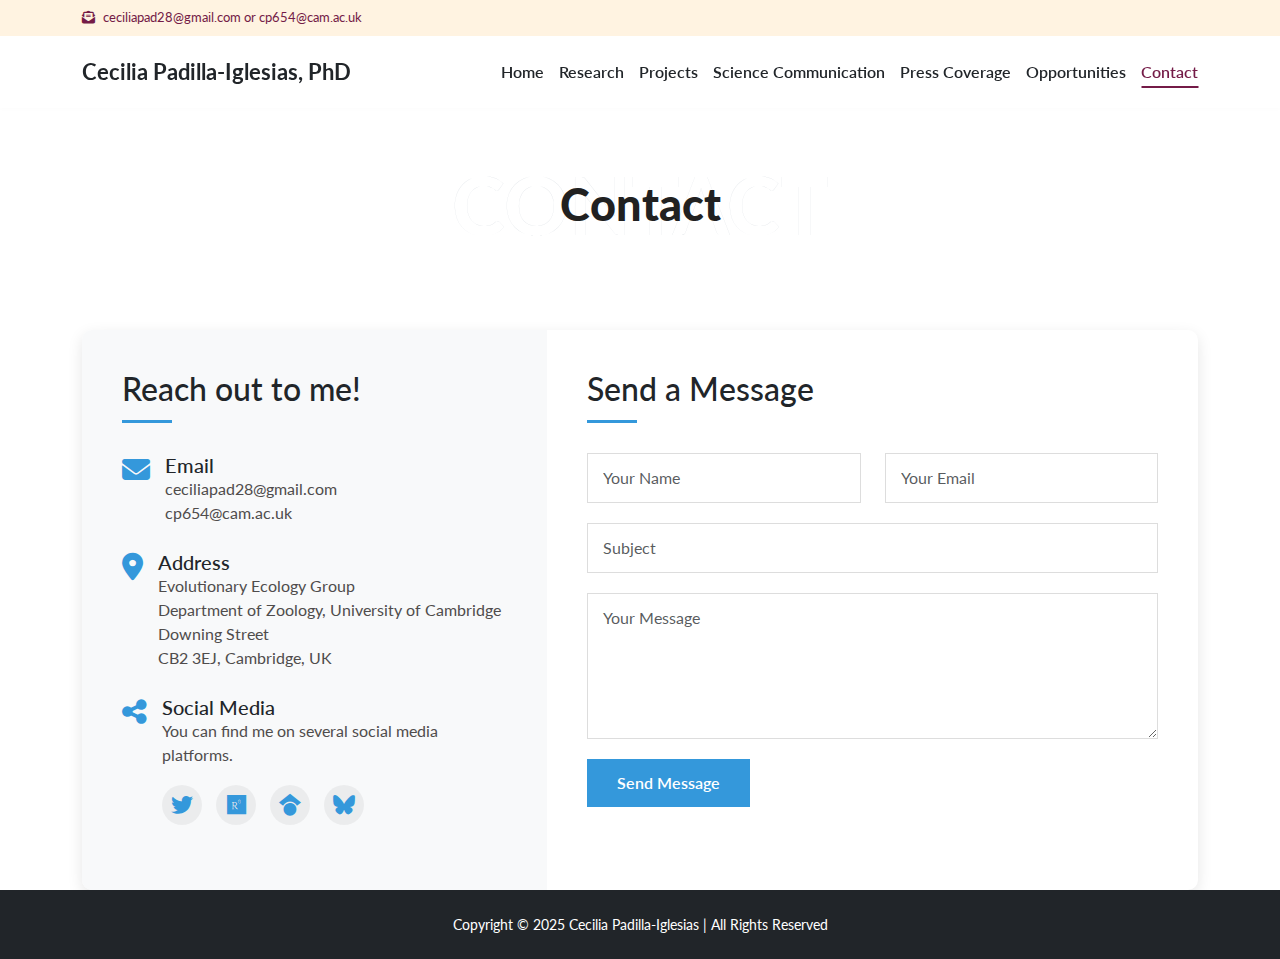
<file: contact.html>
<!doctype html>
<html lang="en">
  <head>
    <!-- Required meta tags -->
    <meta charset="utf-8">
    <meta name="viewport" content="width=device-width, initial-scale=1">
    <title>Cecilia Padilla-Iglesias - Opportunities</title>
    <link rel="stylesheet" href="https://cdnjs.cloudflare.com/ajax/libs/font-awesome/6.7.2/css/all.min.css"/>
    <!-- Bootstrap CSS -->
    <link href="https://cdn.jsdelivr.net/npm/bootstrap@5.1.3/dist/css/bootstrap.min.css" rel="stylesheet">
    <!-- custom CSS -->
    <link rel="stylesheet" href="./assets/css/custom.css">

  </head>
  <body>

   <!----------------------------------- top banner --------------------------------->
<div class="top_banner">
  <div class="container">
   <p class="py-2"><i class="fa-solid pe-2 fa-envelope-open-text"></i><a href="mailto:ceciliapad28@gmail.com">ceciliapad28@gmail.com</a> or <a href="mailto:cp654@cam.ac.uk">cp654@cam.ac.uk</a></p>
  </div>
 </div>
 
<!------------------------------------------ Navbar section ------------------------->
     <div class="Navbarr navbar-light bg-white py-2 sticky-top shadow-sm">
       <div class="container">
         <nav class="navbar navbar-expand-lg">
            <!-- Brand Name -->
           <a class="profile-name" href="index.html">Cecilia Padilla-Iglesias, PhD</a>
           <button class="navbar-toggler collapsed d-flex d-lg-none flex-column justify-content-around" type="button" data-bs-toggle="collapse" data-bs-target="#navbarNav" ainteresta-controls="navbarNav" ainteresta-expanded="false" ainteresta-label="Toggle navigation">
             <span class="toggler-icon top-bar"></span>
             <span class="toggler-icon middle-bar"></span>
             <span class="toggler-icon bottom-bar"></span>
           </button>
           <div class="collapse navbar-collapse" id="navbarNav">
            <ul class="navbar-nav ms-auto">
              <!-- Navbar items -->
             <li class="nav-item" id="home">
               <a class="nav-link" ainteresta-current="page" href="index.html">Home</a>
             </li>
             <li class="nav-item" id="research">
               <a class="nav-link" href="research.html">Research</a>
             </li>
             <li class="nav-item" id="science-communication">
               <a class="nav-link" href="projects.html">Projects</a>
             </li>
             <li class="nav-item" id="science-communication">
               <a class="nav-link" href="science-communication.html">Science Communication</a>
             </li>
             <li class="nav-item" id="press-coverage">
               <a class="nav-link" href="press-coverage.html">Press Coverage</a>
             </li>
             <li class="nav-item" id="opportunities">
               <a class="nav-link" href="opportunities.html">Opportunities</a>
             </li>
             <li class="nav-item" id="contact">
               <a class="nav-link" href="contact.html">Contact</a>
             </li>
           </ul>
           </div>
         </nav>
       </div>
     </div>

 <!------------------------------------------intro title section ------------------------->
 <div class=" position-relative d-flex align-items-center justify-content-center py-5">
  <h1 class="display-1 shape-bg-title text-uppercase text-white" style="-webkit-text-stroke: 0.2px #dee2e6;font-size:5rem;font-weight:900">Contact</h1>
  <h1 class="intro_title position-absolute">Contact</h1>
</div>


<div class="container">
  <div class="contact-section">
      <div class="row g-0">
          <!-- Contact Information Column -->
          <div class="col-lg-5">
              <div class="contact-info">
                  <h2>Reach out to me!</h2>
                  
                  <div class="info-item">
                      <i class="fas fa-envelope"></i>
                      <div>
                          <h5>Email</h5>
                          <p>
                           <div class="link-highlights">
                            <a href="mailto:ceciliapad28@gmail.com" class="email-link">ceciliapad28@gmail.com</a><br>
                            <a href="mailto:cp654@cam.ac.uk" class="email-link">cp654@cam.ac.uk</a>
                           </div>
                          </p>
                      </div>
                  </div>
                  
                  <div class="info-item">
                      <i class="fas fa-map-marker-alt"></i>
                      <div>
                          <h5>Address</h5>
                          <p>
                              Evolutionary Ecology Group<br>
                              Department of Zoology, University of Cambridge<br>
                              Downing Street<br>
                              CB2 3EJ, Cambridge, UK
                          </p>
                      </div>
                  </div>
                  
                  <div class="info-item">
                      <i class="fas fa-share-alt"></i>
                      <div>
                          <h5>Social Media</h5>
                          <p>You can find me on several social media platforms.</p>
                          <div class="social-links">
                              <a target="_blank" href="https://x.com/padillaccc"><i class="fab fa-twitter"></i></a>
                              <a target="_blank" href="https://www.researchgate.net/profile/Cecilia-Padilla-Iglesias"><i class="fab fa-researchgate"></i></a>
                              <a target="_blank" href="https://scholar.google.com/citations?user=bQ8MC9AAAAAJ&hl=es&oi=ao"><i class="fab fa-google-scholar"></i></a>
                              <a target="_blank" href="https://bsky.app/profile/ceciliapad.bsky.social"><i class="fa-brands fa-bluesky"></i></a>
                          </div>
                      </div>
                  </div>
              </div>
          </div>
          
          <!-- Contact Form Column -->
          <div class="col-lg-7">
              <div class="contact-form">
                  <h2>Send a Message</h2>
                  <form acton="">
                      <div class="row">
                          <div class="col-md-6">
                              <input type="text" class="form-control" placeholder="Your Name" required>
                          </div>
                          <div class="col-md-6">
                              <input type="email" class="form-control" placeholder="Your Email" required>
                          </div>
                      </div>
                      <input type="text" class="form-control" placeholder="Subject">
                      <textarea class="form-control" rows="5" placeholder="Your Message" required></textarea>
                      <button type="submit" class="submit_button">Send Message</button>
                  </form>
              </div>
          </div>
      </div>
  </div>
</div>


 <!------------------------------------------ footer section ------------------------->
 <footer class="bg-dark p-4">
  <div class="container">
    <div class="row">
      <div class="col-md-12">
        <div class="footer_content ">
              <p class="text-white text-center">Copyright © 2025 Cecilia Padilla-Iglesias | All Rights Reserved</p>
        </div>
      </div>
    </div>
  </div>
</footer>



    <!-- Option 1: Bootstrap Bundle with Popper -->
    <script src="https://cdn.jsdelivr.net/npm/bootstrap@5.1.1/dist/js/bootstrap.bundle.min.js"></script>
    <!-- custom js -->
    <script src="./assets/js/custom.js"></script>

  </body>
</html>
</file>
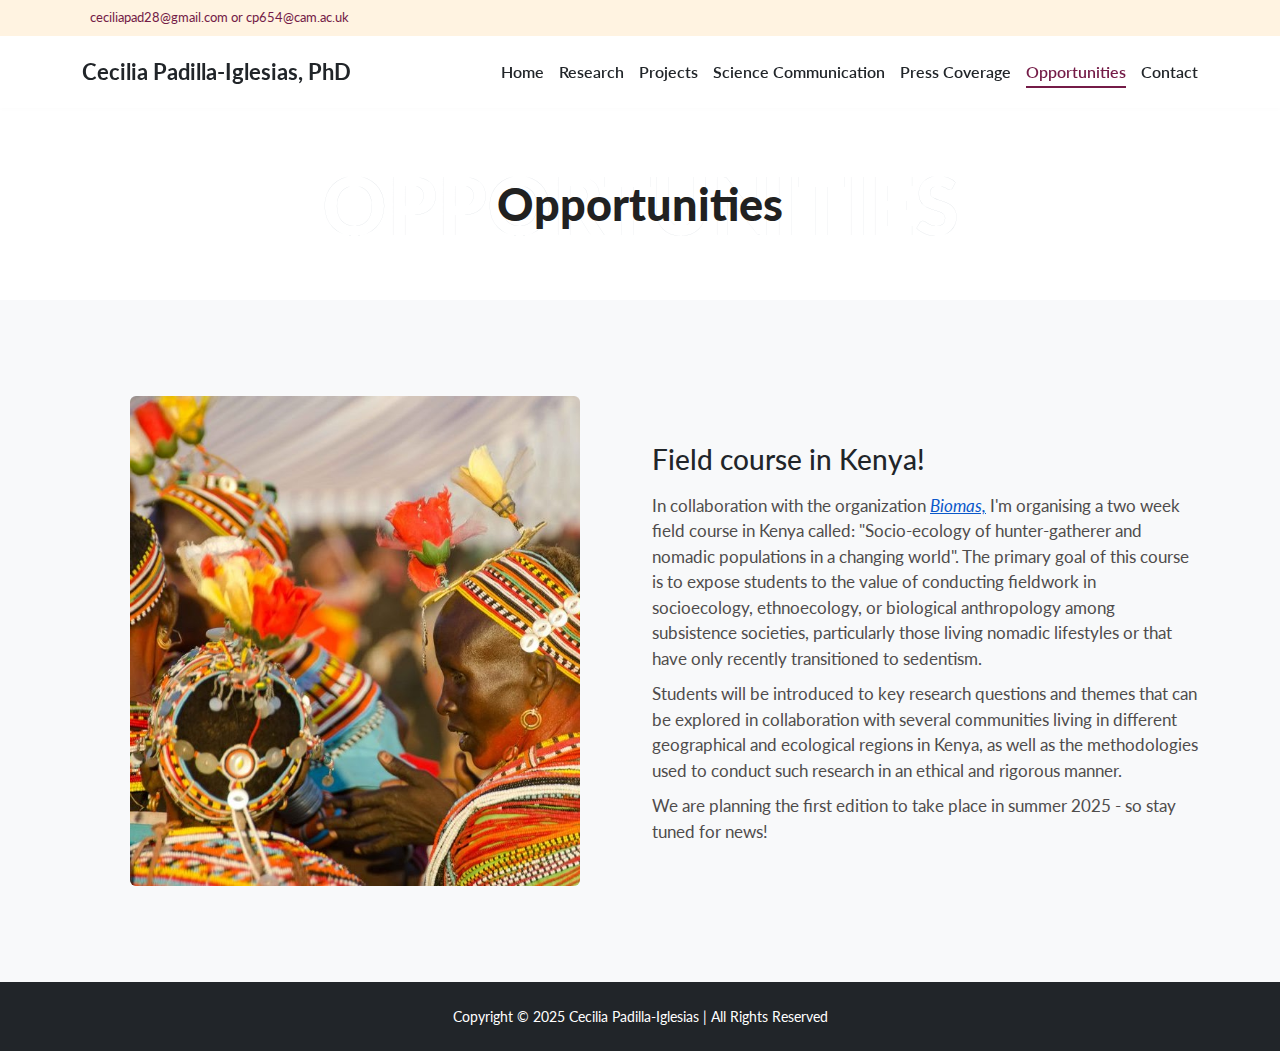
<file: opportunities.html>
<!doctype html>
<html lang="en">
  <head>
    <!-- Required meta tags -->
    <meta charset="utf-8">
    <meta name="viewport" content="width=device-width, initial-scale=1">
    <title>Cecilia Padilla-Iglesias - Opportunities</title>
    <!-- Bootstrap CSS -->
    <link href="https://cdn.jsdelivr.net/npm/bootstrap@5.1.3/dist/css/bootstrap.min.css" rel="stylesheet">
    <!-- custom CSS -->
    <link rel="stylesheet" href="./assets/css/custom.css">

  </head>
  <body>

   <!----------------------------------- top banner --------------------------------->
<div class="top_banner">
  <div class="container">
   <p class="py-2"><i class="fa-solid pe-2 fa-envelope-open-text"></i><a href="mailto:ceciliapad28@gmail.com">ceciliapad28@gmail.com</a> or <a href="mailto:cp654@cam.ac.uk">cp654@cam.ac.uk</a></p>
  </div>
 </div>
 
<!------------------------------------------ Navbar section ------------------------->
     <div class="Navbarr navbar-light bg-white py-2 sticky-top shadow-sm">
       <div class="container">
         <nav class="navbar navbar-expand-lg">
            <!-- Brand Name -->
           <a class="profile-name" href="index.html">Cecilia Padilla-Iglesias, PhD</a>
           <button class="navbar-toggler collapsed d-flex d-lg-none flex-column justify-content-around" type="button" data-bs-toggle="collapse" data-bs-target="#navbarNav" ainteresta-controls="navbarNav" ainteresta-expanded="false" ainteresta-label="Toggle navigation">
             <span class="toggler-icon top-bar"></span>
             <span class="toggler-icon middle-bar"></span>
             <span class="toggler-icon bottom-bar"></span>
           </button>
           <div class="collapse navbar-collapse" id="navbarNav">
            <ul class="navbar-nav ms-auto">
              <!-- Navbar items -->
             <li class="nav-item" id="home">
               <a class="nav-link" ainteresta-current="page" href="index.html">Home</a>
             </li>
             <li class="nav-item" id="research">
               <a class="nav-link" href="research.html">Research</a>
             </li>
             <li class="nav-item" id="science-communication">
               <a class="nav-link" href="projects.html">Projects</a>
             </li>
             <li class="nav-item" id="science-communication">
               <a class="nav-link" href="science-communication.html">Science Communication</a>
             </li>
             <li class="nav-item" id="press-coverage">
               <a class="nav-link" href="press-coverage.html">Press Coverage</a>
             </li>
             <li class="nav-item" id="opportunities">
               <a class="nav-link" href="opportunities.html">Opportunities</a>
             </li>
             <li class="nav-item" id="contact">
               <a class="nav-link" href="contact.html">Contact</a>
             </li>
           </ul>
           </div>
         </nav>
       </div>
     </div>

 <!------------------------------------------intro title section ------------------------->
 <div class=" position-relative d-flex align-items-center justify-content-center py-5">
  <h1 class="display-1 shape-bg-title text-uppercase text-white" style="-webkit-text-stroke: 0.2px #dee2e6;font-size:5rem;font-weight:900">Opportunities</h1>
  <h1 class="intro_title position-absolute">Opportunities</h1>
</div>


<section>
  <div class="press_coverage py-5">
    <div class="container">
      <div class="row align-items-center">
        <div class="col-md-6">
          <div class="opportunites_img p-md-5">
                <img class="img-fluid rounded" src="assets/images/opportunities.jpg" alt="">
          </div>
        </div>
        <div class="col-md-6">
          <div class="link-highlight">
              <div class="opportunies_content">
                <h3 class="py-3">Field course in Kenya!</h3>
                <p>In collaboration with the organization <i><a target="_blank" href="https://www.bio-mas.org/">Biomas,</a></i> I'm organising a two week field course in Kenya called: "Socio-ecology of hunter-gatherer and nomadic populations in a changing world". The primary goal of this course is to expose students to the value of conducting fieldwork in socioecology, ethnoecology, or biological anthropology among subsistence societies, particularly those living nomadic lifestyles or that have only recently transitioned to sedentism. </p>
                <p>Students will be introduced to key research questions and themes that can be explored in collaboration with several communities living in different geographical and ecological regions in Kenya, as well as the methodologies used to conduct such research in an ethical and rigorous manner.</p>
                <p>We are planning the first edition to take place in summer 2025 - so stay tuned for news!</p>
              </div>

         </div>
        </div>
      </div>
    </div>
  </div>
</section>


 <!------------------------------------------ footer section ------------------------->
 <footer class="bg-dark p-4">
  <div class="container">
    <div class="row">
      <div class="col-md-12">
        <div class="footer_content ">
              <p class="text-white text-center">Copyright © 2025 Cecilia Padilla-Iglesias | All Rights Reserved</p>
        </div>
      </div>
    </div>
  </div>
</footer>





    <!-- Option 1: Bootstrap Bundle with Popper -->
    <script src="https://cdn.jsdelivr.net/npm/bootstrap@5.1.1/dist/js/bootstrap.bundle.min.js"></script>
    <!-- custom js -->
    <script src="./assets/js/custom.js"></script>

  </body>
</html>
</file>
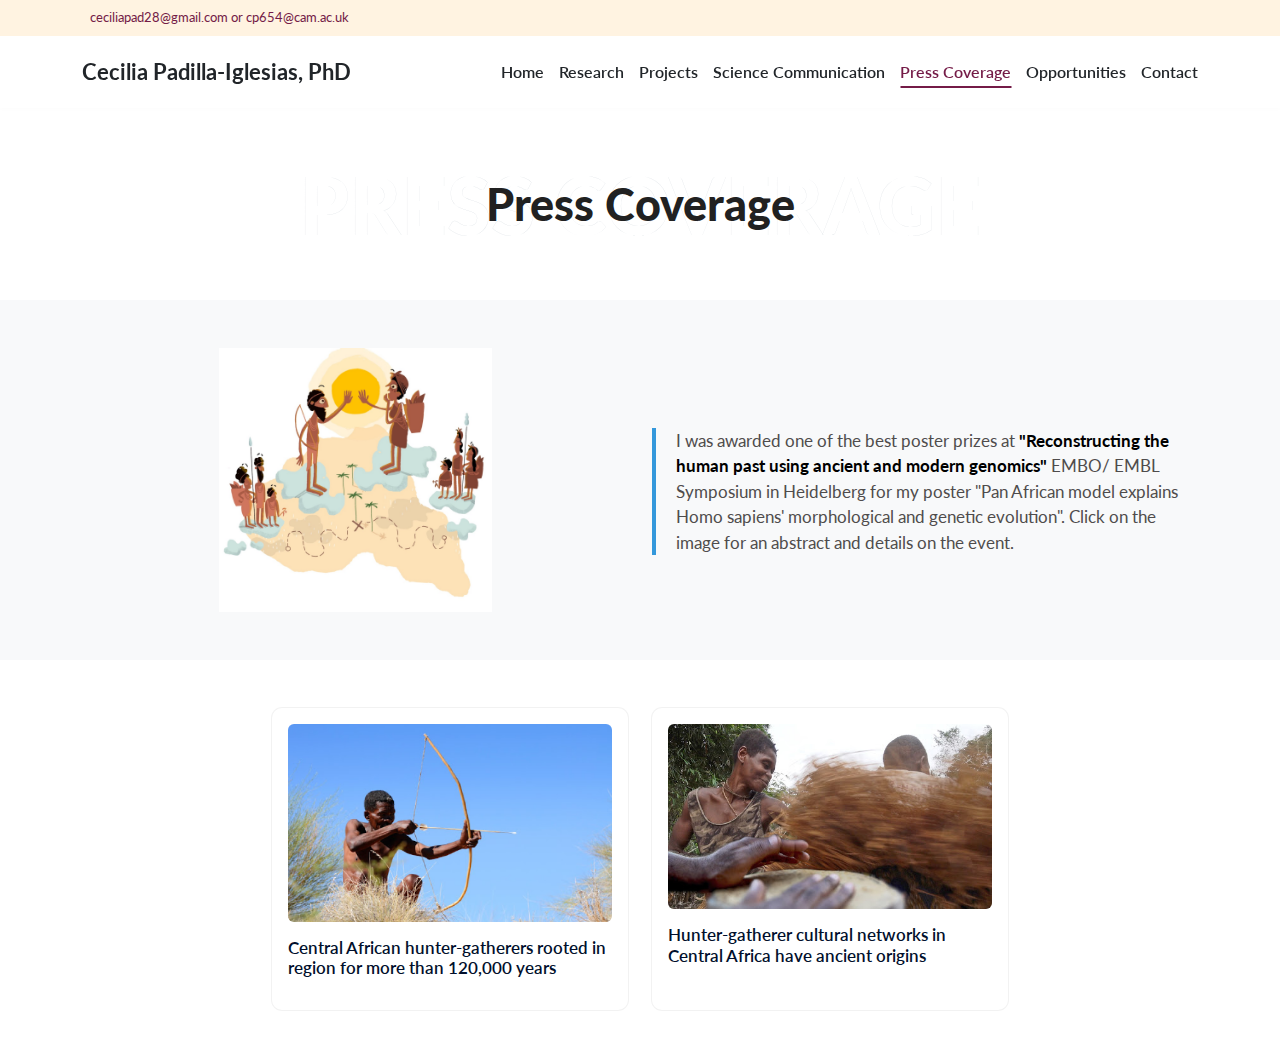
<file: press-coverage.html>
<!doctype html>
<html lang="en">
  <head>
    <!-- Required meta tags -->
    <meta charset="utf-8">
    <meta name="viewport" content="width=device-width, initial-scale=1">
    <title>Cecilia Padilla-Iglesias - Press Coverage</title>
    <!-- Bootstrap CSS -->
    <link href="https://cdn.jsdelivr.net/npm/bootstrap@5.1.3/dist/css/bootstrap.min.css" rel="stylesheet">
    <!-- custom CSS -->
    <link rel="stylesheet" href="./assets/css/custom.css">

  </head>
  <body>

   <!----------------------------------- top banner --------------------------------->
<div class="top_banner">
  <div class="container">
   <p class="py-2"><i class="fa-solid pe-2 fa-envelope-open-text"></i><a href="mailto:ceciliapad28@gmail.com">ceciliapad28@gmail.com</a> or <a href="mailto:cp654@cam.ac.uk">cp654@cam.ac.uk</a></p>
  </div>
 </div>
 
<!------------------------------------------ Navbar section ------------------------->
     <div class="Navbarr navbar-light bg-white py-2 sticky-top shadow-sm">
       <div class="container">
         <nav class="navbar navbar-expand-lg">
            <!-- Brand Name -->
           <a class="profile-name" href="index.html">Cecilia Padilla-Iglesias, PhD</a>
           <button class="navbar-toggler collapsed d-flex d-lg-none flex-column justify-content-around" type="button" data-bs-toggle="collapse" data-bs-target="#navbarNav" ainteresta-controls="navbarNav" ainteresta-expanded="false" ainteresta-label="Toggle navigation">
             <span class="toggler-icon top-bar"></span>
             <span class="toggler-icon middle-bar"></span>
             <span class="toggler-icon bottom-bar"></span>
           </button>
           <div class="collapse navbar-collapse" id="navbarNav">
            <ul class="navbar-nav ms-auto">
              <!-- Navbar items -->
             <li class="nav-item" id="home">
               <a class="nav-link" ainteresta-current="page" href="index.html">Home</a>
             </li>
             <li class="nav-item" id="research">
               <a class="nav-link" href="research.html">Research</a>
             </li>
             <li class="nav-item" id="science-communication">
               <a class="nav-link" href="projects.html">Projects</a>
             </li>
             <li class="nav-item" id="science-communication">
               <a class="nav-link" href="science-communication.html">Science Communication</a>
             </li>
             <li class="nav-item" id="press-coverage">
               <a class="nav-link" href="press-coverage.html">Press Coverage</a>
             </li>
             <li class="nav-item" id="opportunities">
               <a class="nav-link" href="opportunities.html">Opportunities</a>
             </li>
             <li class="nav-item" id="contact">
               <a class="nav-link" href="contact.html">Contact</a>
             </li>
           </ul>
           </div>
         </nav>
       </div>
     </div>

 <!------------------------------------------intro title section ------------------------->
 <div class=" position-relative d-flex align-items-center justify-content-center py-5">
  <h1 class="display-1 shape-bg-title text-uppercase text-white" style="-webkit-text-stroke: 0.2px #dee2e6;font-size:5rem;font-weight:900">Press Coverage</h1>
  <h1 class="intro_title position-absolute">Press Coverage</h1>
</div>


<section>
  <div class="press_coverage py-5">
    <div class="container">
      <div class="row align-items-center">
        <div class="col-md-6">
          <div class="press_img">
                <img class="img-fluid" src="assets/images/press_coverage.jpg" alt="">
          </div>
        </div>
        <div class="col-md-6">
           <div class="press_content mt-5 mt-md-4">
               <p>I was awarded one of the best poster prizes at <span class="author-highlight">"Reconstructing the human past using ancient and modern genomics"</span> EMBO/ EMBL Symposium in Heidelberg for my poster "Pan African model explains Homo sapiens' morphological and genetic evolution". Click on the image for an abstract and details on the event.</p>
           </div>
        </div>
      </div>
    </div>
  </div>
</section>



<section>
  <div class="container my-5">
    <div class="row">
      <div class="col-md-4 offset-md-2 mb-md-0 mb-3">
         <div class="presss_content publication-card p-3 h-100">
           <a target="_blank" href="https://www.nature.com/articles/d44148-024-00279-4"><img class="img-fluid rounded" src="assets/images/central_africa.png" alt=""></a>
            <div class="content_title py-3">
              <h4>Central African hunter-gatherers rooted in region for more than 120,000 years</h4>
            </div>
         </div>
      </div>
      <div class="col-md-4">
        <div class="presss_content publication-card p-3 h-100">
             <a target="_blank" href="https://www.futurity.org/hunter-gatherers-culture-language-genes-3223602/?utm_source=rss&utm_medium=rss&utm_campaign=hunter-gatherers-culture-language-genes-3223602">  <img class="img-fluid rounded" src="assets/images/hunter-gatherer.jpg" alt=""></a>
           <div class="content_title py-3">
             <h4>Hunter-gatherer cultural networks in Central Africa have ancient origins</h4>
           </div>
        </div>
      </div>
      <div class="col-md-2">

      </div>
    </div>
  </div>
</section>

    <!-- Option 1: Bootstrap Bundle with Popper -->
    <script src="https://cdn.jsdelivr.net/npm/bootstrap@5.1.1/dist/js/bootstrap.bundle.min.js"></script>
    <!-- custom js -->
    <script src="./assets/js/custom.js"></script>

  </body>
</html>
</file>
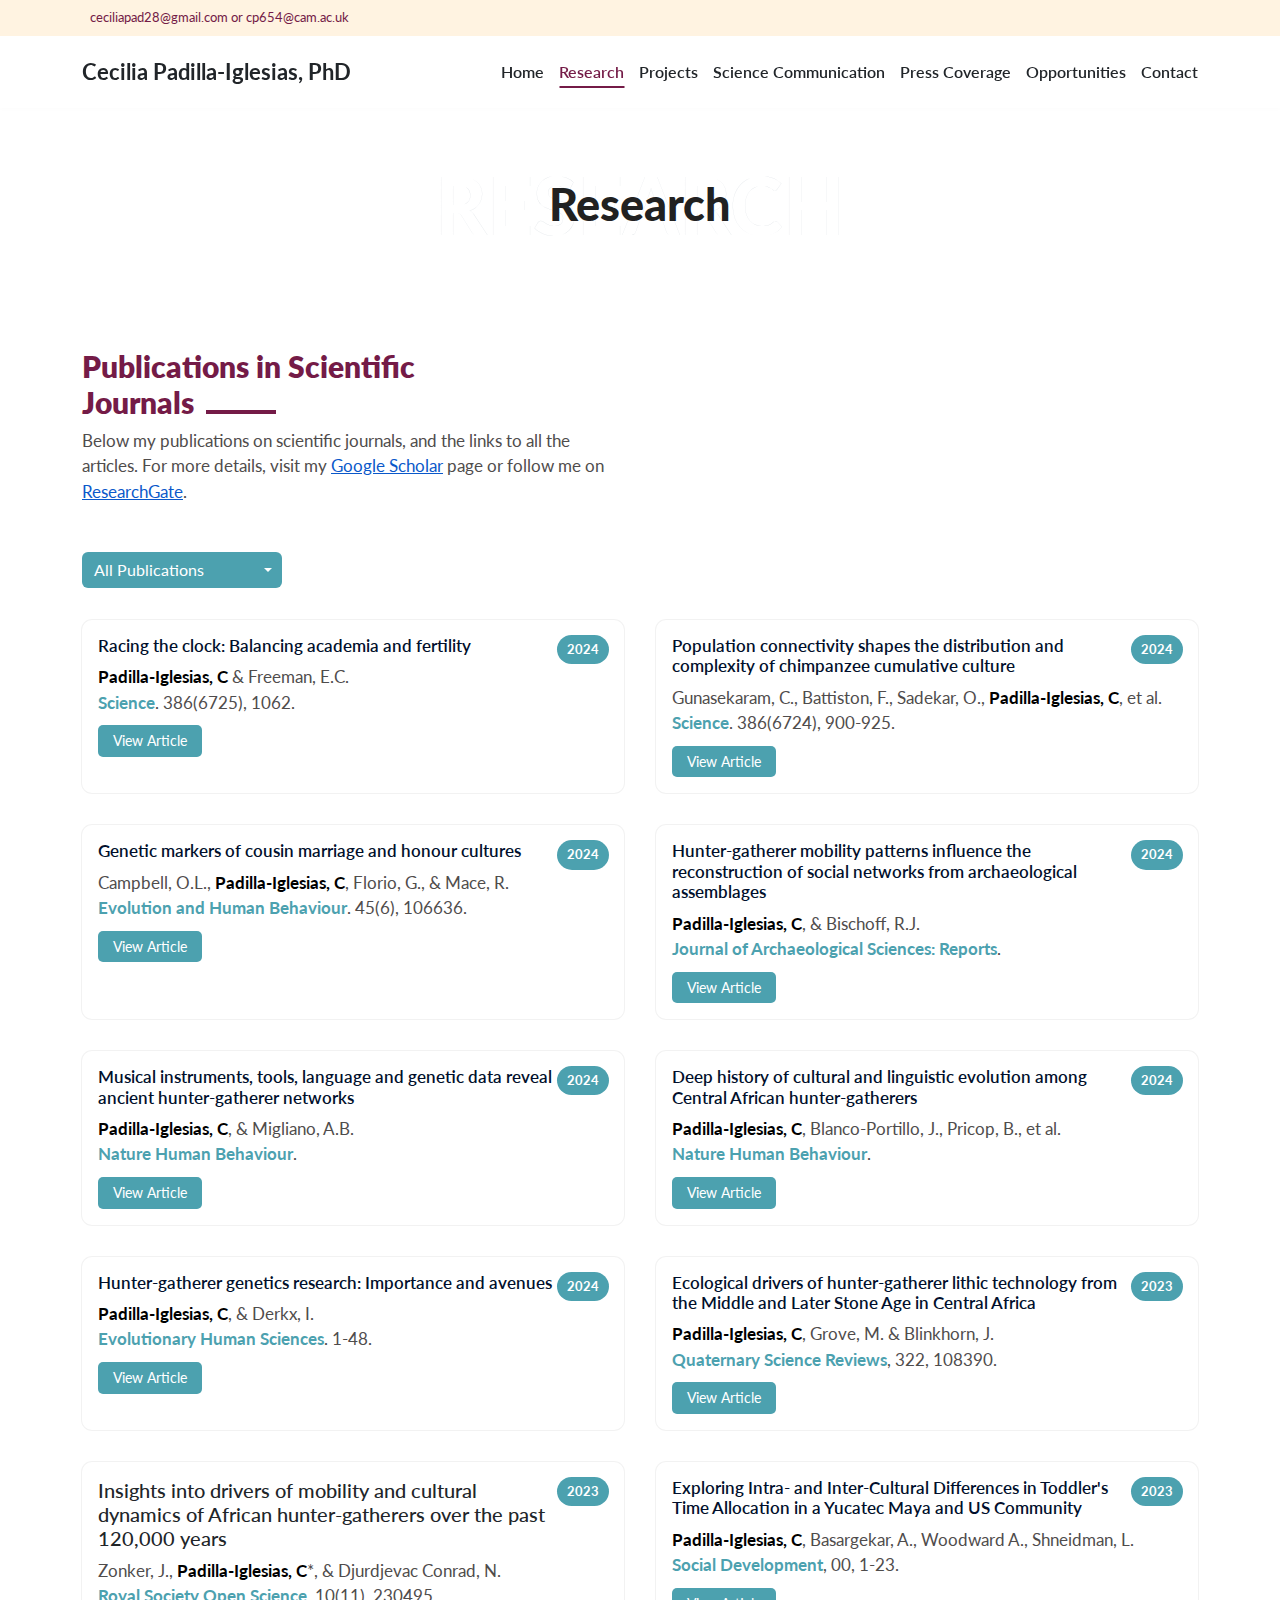
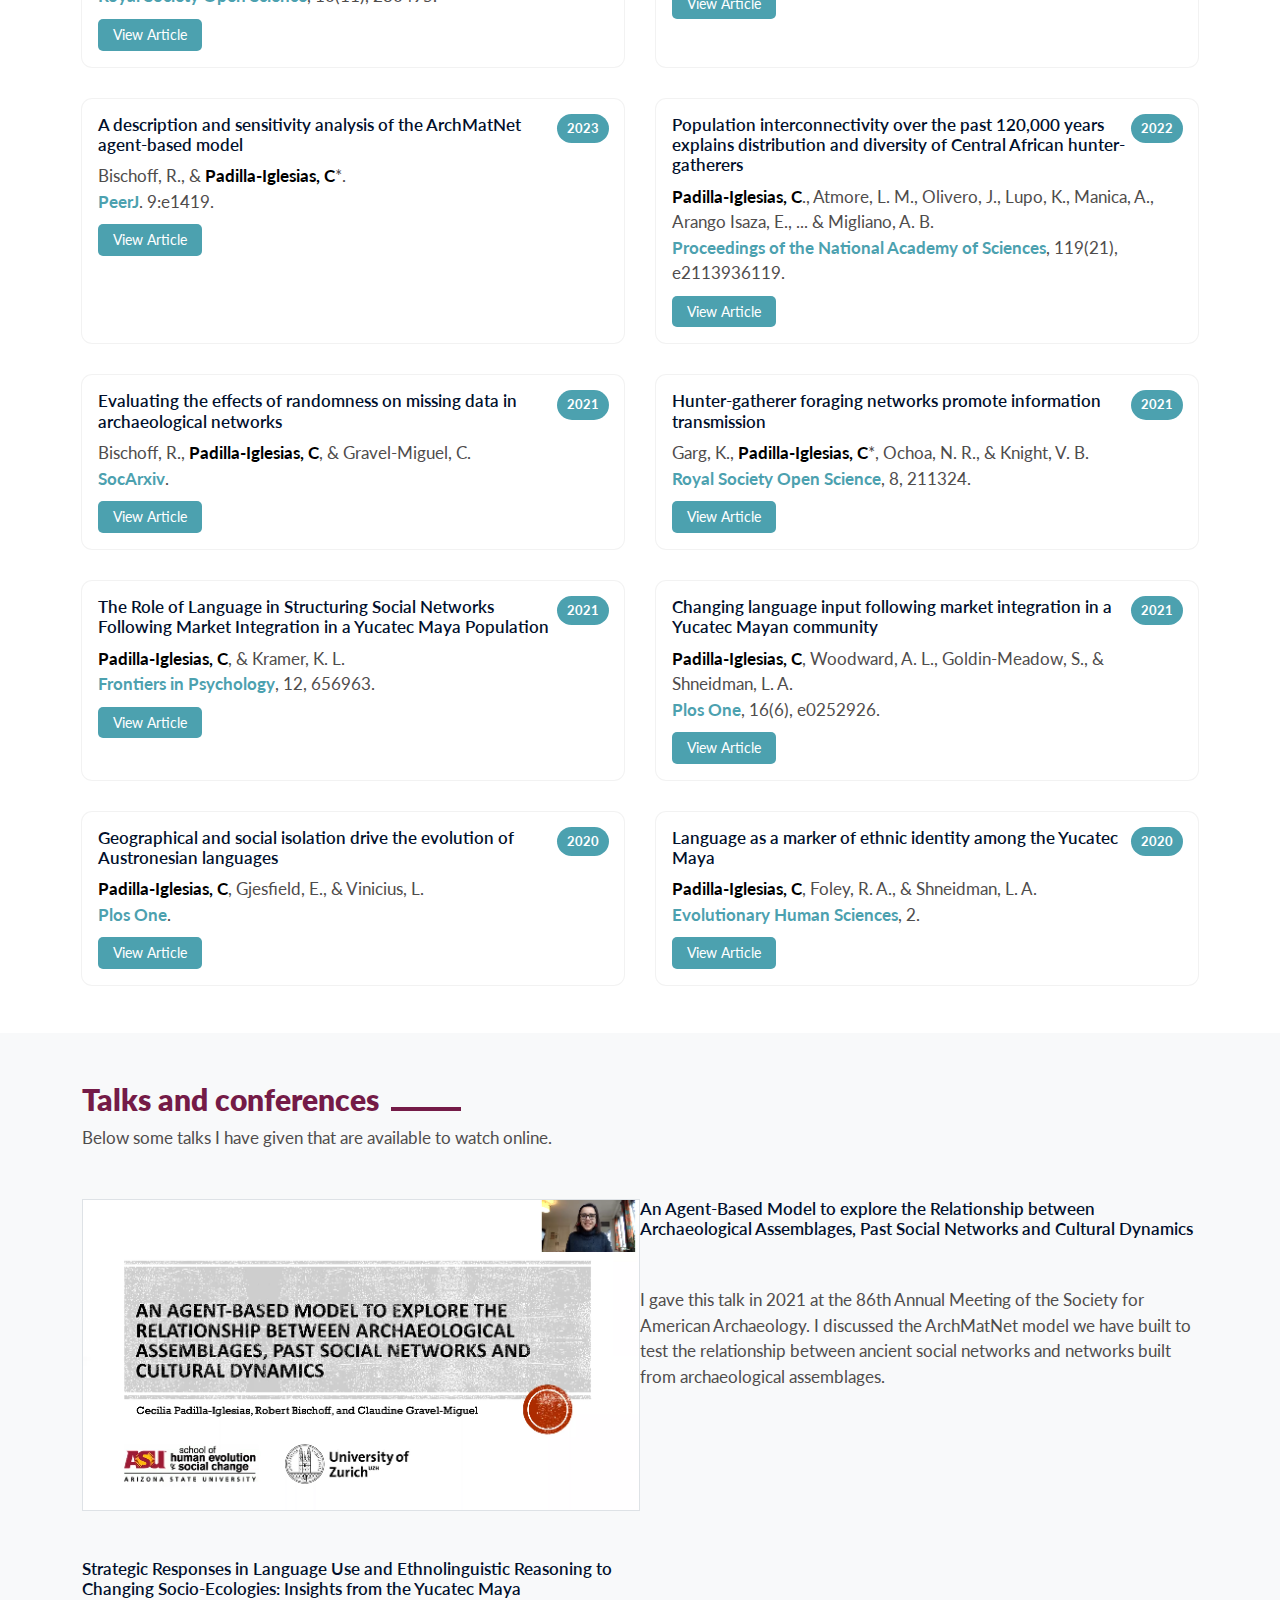
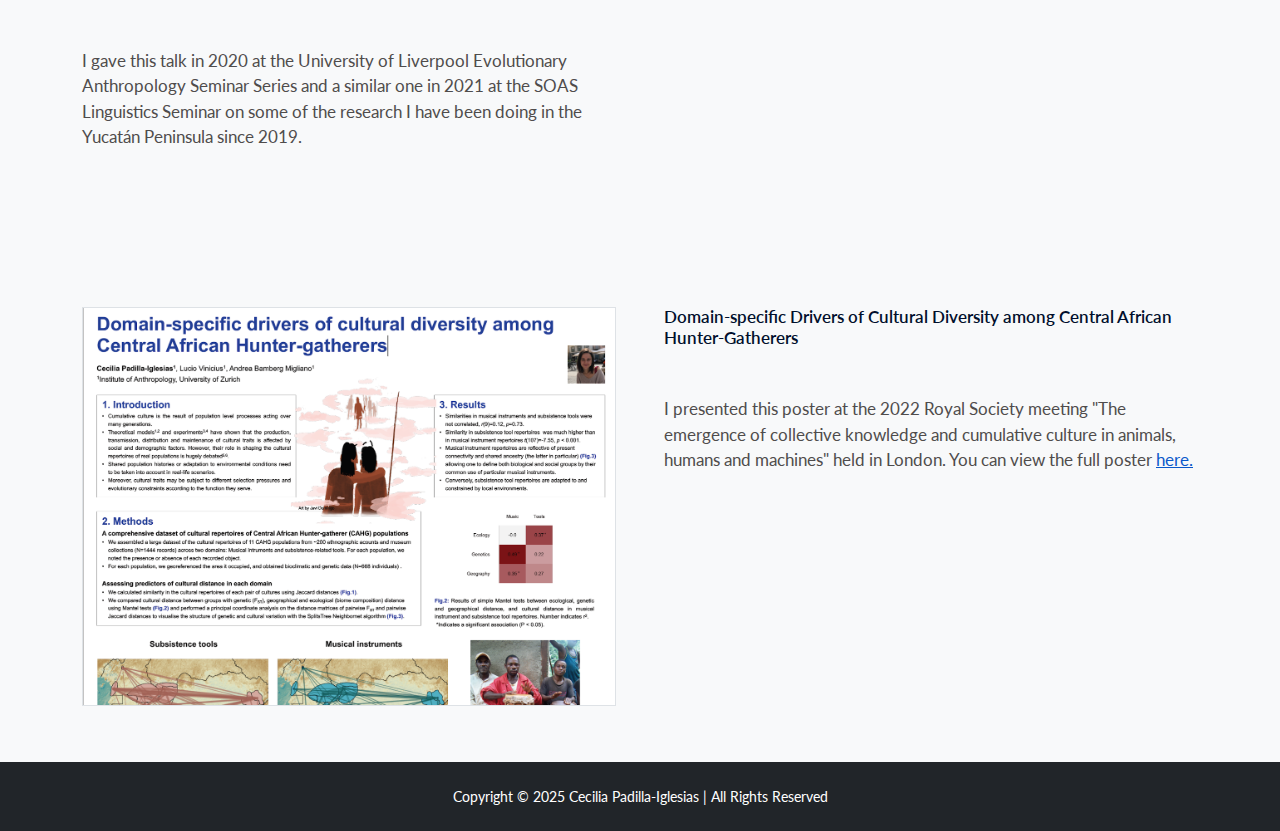
<file: research.html>
<!doctype html>
<html lang="en">
  <head>
    <!-- Required meta tags -->
    <meta charset="utf-8">
    <meta name="viewport" content="width=device-width, initial-scale=1">
    <title>Cecilia Padilla-Iglesias - Research</title>
    <!-- Bootstrap CSS -->
    <link href="https://cdn.jsdelivr.net/npm/bootstrap@5.1.3/dist/css/bootstrap.min.css" rel="stylesheet">
    <!-- custom CSS -->
    <link rel="stylesheet" href="./assets/css/custom.css">
</head>
<body>


 <!----------------------------------- top banner --------------------------------->
 <div class="top_banner">
  <div class="container">
   <p class="py-2"><i class="fa-solid pe-2 fa-envelope-open-text"></i><a href="mailto:ceciliapad28@gmail.com">ceciliapad28@gmail.com</a> or <a href="mailto:cp654@cam.ac.uk">cp654@cam.ac.uk</a></p>
  </div>
 </div>
 

 <!------------------------------------------ Navbar section ------------------------->
 <div class="Navbarr navbar-light bg-white py-2 sticky-top shadow-sm">
  <div class="container">
    <nav class="navbar navbar-expand-lg">
       <!-- Brand Name -->
      <a class="profile-name" href="index.html">Cecilia Padilla-Iglesias, PhD</a>
      <button class="navbar-toggler collapsed d-flex d-lg-none flex-column justify-content-around" type="button" data-bs-toggle="collapse" data-bs-target="#navbarNav" ainteresta-controls="navbarNav" ainteresta-expanded="false" ainteresta-label="Toggle navigation">
        <span class="toggler-icon top-bar"></span>
        <span class="toggler-icon middle-bar"></span>
        <span class="toggler-icon bottom-bar"></span>
      </button>
      <div class="collapse navbar-collapse" id="navbarNav">
        <ul class="navbar-nav ms-auto">
            <!-- Navbar items -->
           <li class="nav-item" id="home">
             <a class="nav-link" ainteresta-current="page" href="index.html">Home</a>
           </li>
           <li class="nav-item" id="research">
             <a class="nav-link" href="research.html">Research</a>
           </li>
           <li class="nav-item" id="science-communication">
             <a class="nav-link" href="projects.html">Projects</a>
           </li>
           <li class="nav-item" id="science-communication">
             <a class="nav-link" href="science-communication.html">Science Communication</a>
           </li>
           <li class="nav-item" id="press-coverage">
             <a class="nav-link" href="press-coverage.html">Press Coverage</a>
           </li>
           <li class="nav-item" id="opportunities">
             <a class="nav-link" href="opportunities.html">Opportunities</a>
           </li>
           <li class="nav-item" id="contact">
             <a class="nav-link" href="contact.html">Contact</a>
           </li>
         </ul>
      </div>
    </nav>
  </div>
</div>


 <!------------------------------------------intro title section ------------------------->
<div class=" position-relative d-flex align-items-center justify-content-center py-5">
    <h1 class="display-1 shape-bg-title text-uppercase text-white" style="-webkit-text-stroke: 0.2px #dee2e6;font-size:5rem;font-weight:900">Research</h1>
    <h1 class="intro_title position-absolute">Research</h1>
</div>



 <!------------------------------------------ Research section ------------------------->
<section>
    <div class="researchAnd_pblication">
        <div class="container mb-5">
            <div class="row">
                <div class="col-12">
                  <div class="row">
                    <div class="col-md-6">
                        <div class="link-highlight">
                            <div class="Headline py-md-5 my-md-0 my-4 pb-3">
                                <h2 style="width: 400px; font-size: 30px; font-weight: 800; position: relative; display: inline-block;">
                                    Publications in Scientific Journals
                                  <span class="title-line"></span>
                                 </h2>
                                    <p class="pt-2">Below my publications on scientific journals, and the links to all the articles. For more details, visit my <a target="_blank" href="https://scholar.google.es/citations?user=bQ8MC9AAAAAJ&hl=en&oi=ao">Google Scholar</a> page or follow me on <a target="_blank" href="https://www.researchgate.net/profile/Cecilia-Padilla-Iglesias">ResearchGate</a>. </p>
                                  
                               </div>
                        </div>
                    </div>
                    <div class="filter-dropdown">
                        <div class="dropdown">
                            <button class="btn btn-secondary dropdown-toggle" type="button" id="yearDropdown" data-bs-toggle="dropdown" aria-expanded="false">
                                All Publications
                            </button>
                            <ul class="dropdown-menu" aria-labelledby="yearDropdown">
                                <li><a class="dropdown-item active" href="#" data-year="all">All Publications</a></li>
                                <li><a class="dropdown-item" href="#" data-year="2024">2024</a></li>
                                <li><a class="dropdown-item" href="#" data-year="2023">2023</a></li>
                                <li><a class="dropdown-item" href="#" data-year="2022">2022</a></li>
                                <li><a class="dropdown-item" href="#" data-year="2021">2021</a></li>
                                <li><a class="dropdown-item" href="#" data-year="2020">2020</a></li>
                            </ul>
                        </div>
                    </div>
                  </div>
                    
                    <div id="publicationsContainer" class="publications-grid">
                        <!-- 2024 Publications -->
                        <div class="publication-card card" data-year="2024">
                            <div class="card-body position-relative">
                                <span class="year-badge">2024</span>
                                 <div class="content_title">
                                    <h4 class="card-title">Racing the clock: Balancing academia and fertility</h4>
                                 </div>
                                <p class="card-text">
                                    <span class="author-highlight">Padilla-Iglesias, C</span> & Freeman, E.C.
                                    <br>
                                    <span class="journal-name">Science</span>. 386(6725), 1062.
                                </p>
                                <a target="_blank" href="https://www.science.org/doi/epdf/10.1126/science.adu7742" class="btn btn-publication">View Article</a>
                            </div>
                        </div>
    
                        <div class="publication-card card" data-year="2024">
                            <div class="card-body position-relative">
                                <span class="year-badge">2024</span>
                                  <div class="content_title">
                                    <h4 class="card-title">Population connectivity shapes the distribution and complexity of chimpanzee cumulative culture</h4>
                                  </div>
                                <p class="card-text">
                                    Gunasekaram, C., Battiston, F., Sadekar, O., <span class="author-highlight">Padilla-Iglesias, C</span>, et al.
                                    <br>
                                    <span class="journal-name">Science</span>. 386(6724), 900-925.
                                </p>
                                <a target="_blank" href="https://www.science.org/doi/10.1126/science.adk3381" class="btn btn-publication">View Article</a>
                            </div>
                        </div>
    
                        <div class="publication-card card" data-year="2024">
                            <div class="card-body position-relative">
                                <span class="year-badge">2024</span>
                                 <div class="content_title">
                                    <h4 class="card-title">Genetic markers of cousin marriage and honour cultures</h4>
                                 </div>
                                <p class="card-text">
                                    Campbell, O.L., <span class="author-highlight">Padilla-Iglesias, C</span>, Florio, G., & Mace, R.
                                    <br>
                                    <span class="journal-name">Evolution and Human Behaviour</span>. 45(6), 106636.
                                </p>
                                <a target="_blank" href="https://www.sciencedirect.com/science/article/pii/S1090513824001120" class="btn btn-publication">View Article</a>
                            </div>
                        </div>
    
                        <div class="publication-card card" data-year="2024">
                            <div class="card-body position-relative">
                                <span class="year-badge">2024</span>
                                <div class="content_title">
                                    <h4 class="card-title">Hunter-gatherer mobility patterns influence the reconstruction of social networks from archaeological assemblages</h4>
                                </div>
                                <p class="card-text">
                                    <span class="author-highlight">Padilla-Iglesias, C</span>, & Bischoff, R.J.
                                    <br>
                                    <span class="journal-name">Journal of Archaeological Sciences: Reports</span>.
                                </p>
                                <a target="_blank" href="https://www.sciencedirect.com/science/article/pii/S2352409X24004267" class="btn btn-publication">View Article</a>
                            </div>
                        </div>
    
                        <div class="publication-card card" data-year="2024">
                            <div class="card-body position-relative">
                                <span class="year-badge">2024</span>
                                    <div class="content_title">
                                        <h4 class="card-title">Musical instruments, tools, language and genetic data reveal ancient hunter-gatherer networks</h4>
                                    </div>
                                <p class="card-text">
                                    <span class="author-highlight">Padilla-Iglesias, C</span>, & Migliano, A.B.
                                    <br>
                                    <span class="journal-name">Nature Human Behaviour</span>.
                                </p>
                                <a target="_blank" href="https://www.nature.com/articles/s41562-024-01893-w" class="btn btn-publication">View Article</a>
                            </div>
                        </div>
    
                        <div class="publication-card card" data-year="2024">
                            <div class="card-body position-relative">
                                <span class="year-badge">2024</span>
                                    <div class="content_title">
                                        <h4 class="card-title">Deep history of cultural and linguistic evolution among Central African hunter-gatherers</h4>
                                    </div>
                                <p class="card-text">
                                    <span class="author-highlight">Padilla-Iglesias, C</span>, Blanco-Portillo, J., Pricop, B., et al.
                                    <br>
                                    <span class="journal-name">Nature Human Behaviour</span>.
                                </p>
                                <a target="_blank" href="https://www.nature.com/articles/s41562-024-01891-y#Sec2" class="btn btn-publication">View Article</a>
                            </div>
                        </div>
    
                        <div class="publication-card card" data-year="2024">
                            <div class="card-body position-relative">
                                <span class="year-badge">2024</span>
                                <div class="content_title">
                                    <h4 class="card-title">Hunter-gatherer genetics research: Importance and avenues</h4>
                                </div>
                                <p class="card-text">
                                    <span class="author-highlight">Padilla-Iglesias, C</span>, & Derkx, I.
                                    <br>
                                    <span class="journal-name">Evolutionary Human Sciences</span>. 1-48.
                                </p>
                                <a target="_blank" href="https://www.cambridge.org/core/journals/evolutionary-human-sciences/article/huntergatherer-genetics-research-importance-and-avenues/8DD92BF96D3775644E732F7F2064C677#article" class="btn btn-publication">View Article</a>
                            </div>
                        </div>
    
                        <!-- 2023 Publications -->
                        <div class="publication-card card" data-year="2023">
                            <div class="card-body position-relative">
                                <span class="year-badge">2023</span>
                                 <div class="content_title">
                                    <h4 class="card-title">Ecological drivers of hunter-gatherer lithic technology from the Middle and Later Stone Age in Central Africa</h4>
                                 </div>
                                <p class="card-text">
                                    <span class="author-highlight">Padilla-Iglesias, C</span>, Grove, M. & Blinkhorn, J.
                                    <br>
                                    <span class="journal-name">Quaternary Science Reviews</span>, 322, 108390.
                                </p>
                                <a target="_blank" href="https://www.sciencedirect.com/science/article/pii/S0277379123004389" class="btn btn-publication">View Article</a>
                            </div>
                        </div>
    
                        <div class="publication-card card" data-year="2023">
                            <div class="card-body position-relative">
                                <span class="year-badge">2023</span>
                                <div class="content_title">
                                    <h5 class="card-title">Insights into drivers of mobility and cultural dynamics of African hunter-gatherers over the past 120,000 years</h5>
                                </div>
                                <p class="card-text">
                                    Zonker, J., <span class="author-highlight">Padilla-Iglesias, C</span>*, & Djurdjevac Conrad, N.
                                    <br>
                                    <span class="journal-name">Royal Society Open Science</span>, 10(11), 230495.
                                </p>
                                <a target="_blank" href="https://royalsocietypublishing.org/doi/full/10.1098/rsos.230495" class="btn btn-publication">View Article</a>
                            </div>
                        </div>
    
                        <div class="publication-card card" data-year="2023">
                            <div class="card-body position-relative">
                                <span class="year-badge">2023</span>
                                  <div class="content_title">
                                    <h4 class="card-title">Exploring Intra- and Inter-Cultural Differences in Toddler's Time Allocation in a Yucatec Maya and US Community</h4>
                                  </div>
                                <p class="card-text">
                                    <span class="author-highlight">Padilla-Iglesias, C</span>, Basargekar, A., Woodward A., Shneidman, L.
                                    <br>
                                    <span class="journal-name">Social Development</span>, 00, 1-23.
                                </p>
                                <a target="_blank" href="https://onlinelibrary.wiley.com/doi/10.1111/sode.12703" class="btn btn-publication">View Article</a>
                            </div>
                        </div>
    
                        <div class="publication-card card" data-year="2023">
                            <div class="card-body position-relative">
                                <span class="year-badge">2023</span>
                                 <div class="content_title">
                                    <h4 class="card-title">A description and sensitivity analysis of the ArchMatNet agent-based model</h4>
                                 </div>
                                <p class="card-text">
                                    Bischoff, R., & <span class="author-highlight">Padilla-Iglesias, C</span>*.
                                    <br>
                                    <span class="journal-name">PeerJ</span>. 9:e1419.
                                </p>
                                <a target="_blank" href="https://peerj.com/articles/cs-1419/#" class="btn btn-publication">View Article</a>
                            </div>
                        </div>
    
                        <!-- 2022 Publications -->
                        <div class="publication-card card" data-year="2022">
                            <div class="card-body position-relative">
                                <span class="year-badge">2022</span>
                                 <div class="content_title">
                                    <h4 class="card-title">Population interconnectivity over the past 120,000 years explains distribution and diversity of Central African hunter-gatherers</h4>
                                 </div>
                                <p class="card-text">
                                    <span class="author-highlight">Padilla-Iglesias, C</span>., Atmore, L. M., Olivero, J., Lupo, K., Manica, A., Arango Isaza, E., ... & Migliano, A. B.
                                    <br>
                                    <span class="journal-name">Proceedings of the National Academy of Sciences</span>, 119(21), e2113936119.
                                </p>
                                <a target="_blank" href="https://www.pnas.org/doi/10.1073/pnas.2113936119" class="btn btn-publication">View Article</a>
                            </div>
                        </div>
    
                        <!-- 2021 Publications -->
                        <div class="publication-card card" data-year="2021">
                            <div class="card-body position-relative">
                                <span class="year-badge">2021</span>
                                 <div class="content_title">
                                    <h4 class="card-title">Evaluating the effects of randomness on missing data in archaeological networks</h4>
                                 </div>
                                <p class="card-text">
                                    Bischoff, R., <span class="author-highlight">Padilla-Iglesias, C</span>, & Gravel-Miguel, C.
                                    <br>
                                    <span class="journal-name">SocArxiv</span>.
                                </p>
                                <a href="https://osf.io/preprints/socarxiv/vdy9b/" class="btn btn-publication">View Article</a>
                            </div>
                        </div>
    
                        <div class="publication-card card" data-year="2021">
                            <div class="card-body position-relative">
                                <span class="year-badge">2021</span>
                                <div class="content_title">
                                    <h4 class="card-title">Hunter-gatherer foraging networks promote information transmission</h4>
                                </div>
                                <p class="card-text">
                                    Garg, K., <span class="author-highlight">Padilla-Iglesias, C</span>*, Ochoa, N. R., & Knight, V. B.
                                    <br>
                                    <span class="journal-name">Royal Society Open Science</span>, 8, 211324.
                                </p>
                                <a target="_blank" href="https://royalsocietypublishing.org/doi/10.1098/rsos.211324#d8505656e1" class="btn btn-publication">View Article</a>
                            </div>
                        </div>
    
                        <div class="publication-card card" data-year="2021">
                            <div class="card-body position-relative">
                                <span class="year-badge">2021</span>
                                 <div class="content_title">
                                    <h4 class="card-title">The Role of Language in Structuring Social Networks Following Market Integration in a Yucatec Maya Population</h4>
                                 </div>
                                <p class="card-text">
                                    <span class="author-highlight">Padilla-Iglesias, C</span>, & Kramer, K. L.
                                    <br>
                                    <span class="journal-name">Frontiers in Psychology</span>, 12, 656963.
                                </p>
                                <a target="_blank" href="https://www.frontiersin.org/articles/10.3389/fpsyg.2021.656963/full" class="btn btn-publication">View Article</a>
                            </div>
                        </div>
    
                        <div class="publication-card card" data-year="2021">
                            <div class="card-body position-relative">
                                <span class="year-badge">2021</span>
                                <div class="content_title">
                                    <h4 class="card-title">Changing language input following market integration in a Yucatec Mayan community</h4>
                                </div>
                                <p class="card-text">
                                    <span class="author-highlight">Padilla-Iglesias, C</span>, Woodward, A. L., Goldin-Meadow, S., & Shneidman, L. A.
                                    <br>
                                    <span class="journal-name">Plos One</span>, 16(6), e0252926.
                                </p>
                                <a target="_blank" href="https://journals.plos.org/plosone/article?id=10.1371/journal.pone.0252926" class="btn btn-publication">View Article</a>
                            </div>
                        </div>
    
                        <!-- 2020 Publications -->
                        <div class="publication-card card" data-year="2020">
                            <div class="card-body position-relative">
                                <span class="year-badge">2020</span>
                                 <div class="content_title">
                                    <h4 class="card-title">Geographical and social isolation drive the evolution of Austronesian languages</h4>
                                 </div>
                                <p class="card-text">
                                    <span class="author-highlight">Padilla-Iglesias, C</span>, Gjesfield, E., & Vinicius, L.
                                    <br>
                                    <span class="journal-name">Plos One</span>.
                                </p>
                                <a target="_blank" href="https://journals.plos.org/plosone/article?id=10.1371/journal.pone.0243171" class="btn btn-publication">View Article</a>
                            </div>
                        </div>
    
                        <div class="publication-card card" data-year="2020">
                            <div class="card-body position-relative">
                                <span class="year-badge">2020</span>
                                <div class="content_title">
                                    <h4 class="card-title">Language as a marker of ethnic identity among the Yucatec Maya</h4>
                                </div>
                                <p class="card-text">
                                    <span class="author-highlight">Padilla-Iglesias, C</span>, Foley, R. A., & Shneidman, L. A.
                                    <br>
                                    <span class="journal-name">Evolutionary Human Sciences</span>, 2.
                                </p>
                                <a target="_blank" href="https://www.cambridge.org/core/journals/evolutionary-human-sciences/article/language-as-a-marker-of-ethnic-identity-among-the-yucatec-maya/E547CFF8B940BCCA753D6C66AC506F38" class="btn btn-publication">View Article</a>
                            </div>
                        </div>
                    </div>
                </div>
            </div>
        </div>
    
    </div>
</section>


 <!------------------------------------------ talks snd reference section ------------------------->
<section>
    <div class="talks_conferrece_se pb-2">
        <div class="container">
            <div class="link-highlight">
                <div class="Headline py-md-5 pb-3">
                    <h2 style="width: 400px; font-size: 30px; font-weight: 800; position: relative; display: inline-block;">
                        Talks and conferences
                      <span class="title-line"></span>
                     </h2>
                        <p class="pt-2">Below some talks I have given that are available to watch online. </p>
                      
                   </div>
            </div>
    
    
            <div class="row g-0 mb-md-5 mb-3">
               <div class="col-md-6">
                <div class="talks_images mb-3 mb-md-0">
                   <a target="_blank" href="https://zenodo.org/records/8068512"><img class="img-fluid border" src="assets/images/talk_conferences_1.png" alt=""></a>
                </div>
               </div>
               <div class="col-md-6">
                <div class="talks_content">
                  <div class="content_title">
                    <h4>An Agent-Based Model to explore the Relationship between Archaeological Assemblages, Past Social Networks and Cultural Dynamics</h4>
                    <p class="pt-md-5 py-3">I gave this talk in 2021 at the 86th Annual Meeting of the Society for American Archaeology. I discussed the ArchMatNet model we have built to test the relationship between ancient social networks and networks built from archaeological assemblages. </p>
                  </div>
                </div>
               </div>
            </div>
    
            <div class="row g-md-5 g-0 mb-md-5 mb-3 flex-md-row flex-column-reverse">
               <div class="col-md-6">
                <div class="talks_content">
                    <div class="content_title">
                      <h4>Strategic Responses in Language Use and Ethnolinguistic Reasoning to Changing Socio-Ecologies: Insights from the Yucatec Maya</h4>
                      <p class="pt-md-5 py-3">I gave this talk in 2020 at the University of Liverpool Evolutionary Anthropology Seminar Series and a similar one in 2021 at the SOAS Linguistics Seminar on some of the research I have been doing in the Yucatán Peninsula since 2019.</p>
                    </div>
                  </div>
               </div>
               <div class="col-md-6">
                <div class="ratio ratio-16x9 mb-3 mb-md-0">
                    <iframe src="https://www.youtube.com/embed/vhQR23vrt0s?si=yoeneshBIIEDUpMa" title="YouTube video player" frameborder="0" allow="accelerometer; autoplay; clipboard-write; encrypted-media; gyroscope; picture-in-picture; web-share" referrerpolicy="strict-origin-when-cross-origin" allowfullscreen></iframe>
                  </div>
               </div>
            </div>
    
    
            <div class="row  g-md-5 g-0 mb-md-5 mb-3">
                <div class="col-md-6">
                 <div class="talks_images mb-3 mb-md-0">
                    <a target="_blank" href="#"><img class="img-fluid border" src="assets/images/talk_conferences_2.png" alt=""></a>
                 </div>
                </div>
                <div class="col-md-6">
                    <div class="link-highlight">
                        <div class="talks_content">
                            <div class="content_title">
                              <h4>Domain-specific Drivers of Cultural Diversity among Central African Hunter-Gatherers</h4>
                              <p class="pt-md-5 py-3">I presented this poster at the 2022 Royal Society meeting "The emergence of collective knowledge and cumulative culture in animals, humans and machines" held in London. You can view the full poster <a target="_blank" href="https://drive.google.com/file/d/1SGA8qdxaHlY30QIAjyJVdPb6lXb89o3J/view?usp=sharing">here.</a></p>
                            </div>
                          </div>
                    </div>
                </div>
             </div>
        </div>
    </div>
   
</section>
    
 <!------------------------------------------ footer section ------------------------->
<footer class="bg-dark p-4">
    <div class="container">
      <div class="row">
        <div class="col-md-12">
          <div class="footer_content ">
                <p class="text-white text-center">Copyright © 2025 Cecilia Padilla-Iglesias | All Rights Reserved</p>
          </div>
        </div>
      </div>
    </div>
  </footer>
  


    <script>
        // Filter publications by year
        document.querySelectorAll('.dropdown-item').forEach(item => {
            item.addEventListener('click', function(e) {
                e.preventDefault();
                
                // Update dropdown button text
                const dropdownButton = document.getElementById('yearDropdown');
                dropdownButton.textContent = this.textContent;
                
                // Update active state
                document.querySelectorAll('.dropdown-item').forEach(dropdownItem => {
                    dropdownItem.classList.remove('active');
                });
                this.classList.add('active');
                
                const year = this.getAttribute('data-year');
                const publications = document.querySelectorAll('.publication-card');
                
                publications.forEach(pub => {
                    if (year === 'all' || pub.getAttribute('data-year') === year) {
                        pub.style.display = 'block';
                    } else {
                        pub.style.display = 'none';
                    }
                });
            });
        });
    </script>
    <!-- Option 1: Bootstrap Bundle with Popper -->
    <script src="https://cdn.jsdelivr.net/npm/bootstrap@5.1.1/dist/js/bootstrap.bundle.min.js"></script>
    <!-- custom js -->
    <script src="./assets/js/custom.js"></script>

  </body>
</html>
</file>
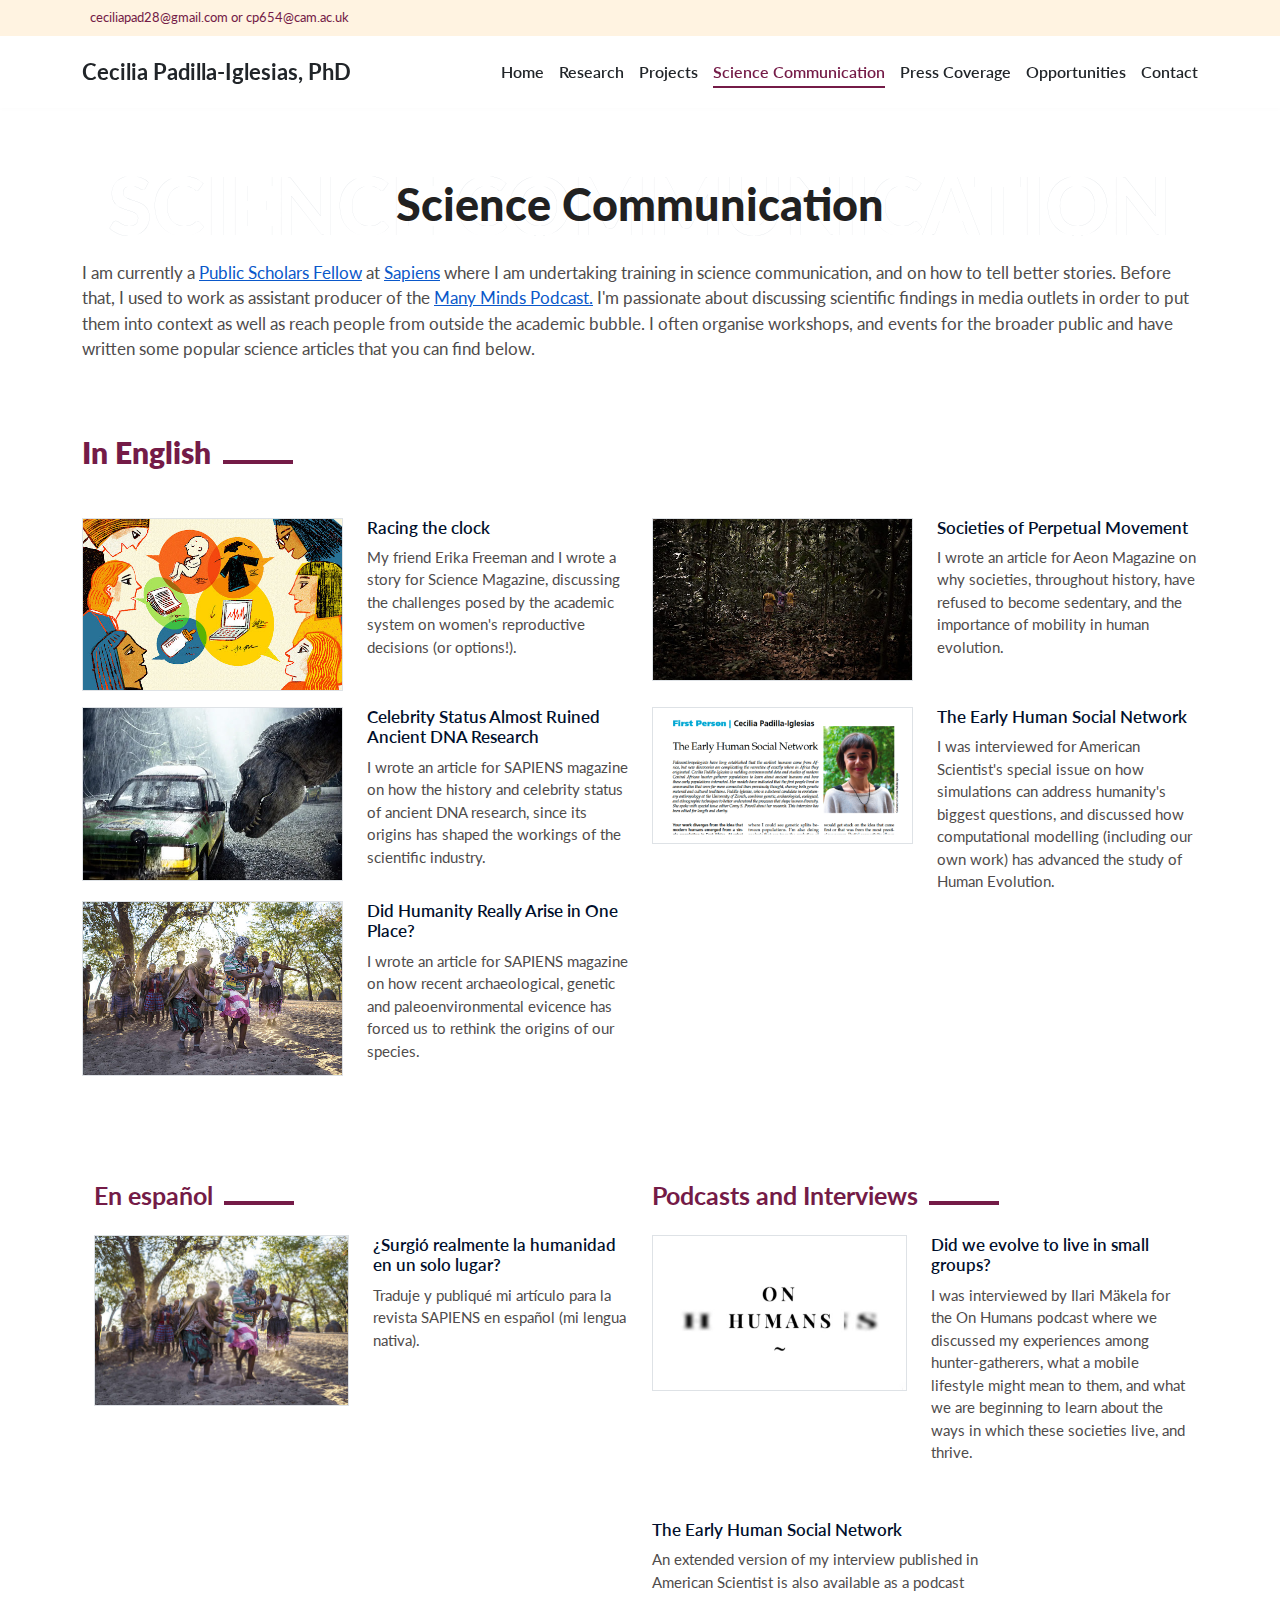
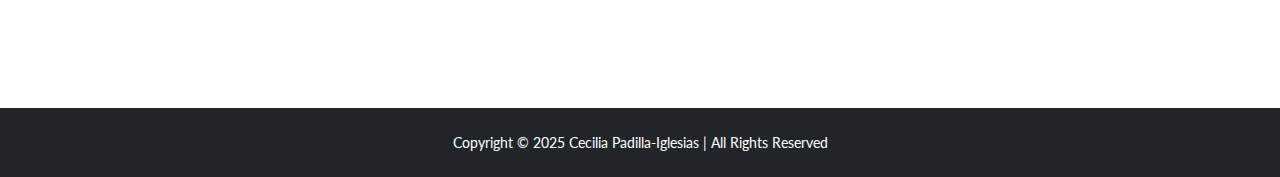
<file: science-communication.html>
<!doctype html>
<html lang="en">
  <head>
    <!-- Required meta tags -->
    <meta charset="utf-8">
    <meta name="viewport" content="width=device-width, initial-scale=1">
    <title>Cecilia Padilla-Iglesias - Science Communication</title>
    <!-- Bootstrap CSS -->
    <link href="https://cdn.jsdelivr.net/npm/bootstrap@5.1.3/dist/css/bootstrap.min.css" rel="stylesheet">
    <!-- custom CSS -->
    <link rel="stylesheet" href="./assets/css/custom.css">

  </head>

  <body>
   
<!----------------------------------- top banner --------------------------------->
<div class="top_banner">
  <div class="container">
   <p class="py-2"><i class="fa-solid pe-2 fa-envelope-open-text"></i><a href="mailto:ceciliapad28@gmail.com">ceciliapad28@gmail.com</a> or <a href="mailto:cp654@cam.ac.uk">cp654@cam.ac.uk</a></p>
  </div>
 </div>
 
<!------------------------------------------ Navbar section ------------------------->
     <div class="Navbarr navbar-light bg-white py-2 sticky-top shadow-sm">
       <div class="container">
         <nav class="navbar navbar-expand-lg">
            <!-- Brand Name -->
           <a class="profile-name" href="index.html">Cecilia Padilla-Iglesias, PhD</a>
           <button class="navbar-toggler collapsed d-flex d-lg-none flex-column justify-content-around" type="button" data-bs-toggle="collapse" data-bs-target="#navbarNav" ainteresta-controls="navbarNav" ainteresta-expanded="false" ainteresta-label="Toggle navigation">
             <span class="toggler-icon top-bar"></span>
             <span class="toggler-icon middle-bar"></span>
             <span class="toggler-icon bottom-bar"></span>
           </button>
           <div class="collapse navbar-collapse" id="navbarNav">
            <ul class="navbar-nav ms-auto">
              <!-- Navbar items -->
             <li class="nav-item" id="home">
               <a class="nav-link" ainteresta-current="page" href="index.html">Home</a>
             </li>
             <li class="nav-item" id="research">
               <a class="nav-link" href="research.html">Research</a>
             </li>
             <li class="nav-item" id="science-communication">
               <a class="nav-link" href="projects.html">Projects</a>
             </li>
             <li class="nav-item" id="science-communication">
               <a class="nav-link" href="science-communication.html">Science Communication</a>
             </li>
             <li class="nav-item" id="press-coverage">
               <a class="nav-link" href="press-coverage.html">Press Coverage</a>
             </li>
             <li class="nav-item" id="opportunities">
               <a class="nav-link" href="opportunities.html">Opportunities</a>
             </li>
             <li class="nav-item" id="contact">
               <a class="nav-link" href="contact.html">Contact</a>
             </li>
           </ul>
           </div>
         </nav>
       </div>
     </div>


<!----------------------- intro title section ---------------------------> 
<div class=" position-relative d-flex align-items-center justify-content-center pt-5 pb-4 pb-md-2 px-5">
  <h1 class="display-1 shape-bg-title text-uppercase text-white" style="-webkit-text-stroke: 0.2px #dee2e6;font-size:5rem;font-weight:900">Science Communication</h1>
  <h1 class="intro_title position-absolute text-center">Science Communication</h1>
</div> 
<div class="container pb-4">
<div class="link-highlight">
<p>I am currently a <a target="_blank" href="">Public Scholars Fellow</a> at <a target="_blank" href="https://www.sapiens.org/">Sapiens</a>  where I am undertaking training in science communication, and on how to tell better stories. Before that, I used to work as assistant producer of the <a target="_blank" href="https://manyminds.libsyn.com/">Many Minds Podcast.</a> I'm passionate about discussing scientific findings in media outlets in order to put them into context as well as reach people from outside the academic bubble. I often organise workshops, and events for the broader public and have written some popular science articles that you can find below.</p>
</div>
</div>

<section>
  <div class="InEnglish">
    <div class="container">
      <div class="Headline py-md-5 my-md-0 my-4 pb-3">
        <h2 style="width: 400px; font-size: 30px; font-weight: 800; position: relative; display: inline-block;">
          In English
          <span class="title-line"></span>
         </h2>
       </div>


       <div class="row">
        <div class="col-md-6 shadows_effect">
          <div class="row">
            <div class="col-md-6 mb-3">
              <div class="in_english">
                <a target="_blank" href="https://www.google.com/url?q=https%3A%2F%2Fwww.science.org%2Fcontent%2Farticle%2Fwomen-academia-having-children-can-feel-impossible-talking-about-it-makes-us-feel-less&sa=D&sntz=1&usg=AOvVaw3fpLw2lqDKZSwoSEfsm87m"><img class="img-fluid border" src="assets/images/as_woman.jpg" alt=""></a>
              </div>
            </div>
            <div class="col-md-6 mb-3">
              <div class="content_title">
                <h4 class="mt-2 mt-md-0">Racing the clock</h4>
                 <div class="other_project">
                  <p class="py-2">My friend Erika Freeman and I wrote a story for Science Magazine, discussing the challenges posed by the academic system on women's reproductive decisions (or options!).</p>
                 </div>
              </div>
            </div>

          </div>
        </div>
        <div class="col-md-6 shadows_effect">
          <div class="row">
            <div class="col-md-6 mb-3">
              <div class="in_english">
                <a target="_blank" href="https://www.google.com/url?q=https%3A%2F%2Faeon.co%2Fessays%2Fthe-hunter-gatherers-of-the-21st-century-who-live-on-the-move&sa=D&sntz=1&usg=AOvVaw00wR2XotFE7yjqW--cGH9Q"><img class="img-fluid border" src="assets/images/the-hunter.jpg" alt=""></a>
              </div>
            </div>
            <div class="col-md-6">
              <div class="content_title">
                <h4 class="mt-2 mt-md-0">Societies of Perpetual Movement</h4>
                 <div class="other_project">
                  <p class="py-2">I wrote an article for Aeon Magazine on why societies, throughout history, have refused to become sedentary, and the importance of mobility in human evolution.</p>
                 </div>
              </div>
            </div>

          </div>
        </div>
       </div>

       <div class="row ">
        <div class="col-md-6">
          <div class="row">
            <div class="col-md-6 mb-3">
              <div class="in_english">
                <a target="_blank" href="https://www.google.com/url?q=https%3A%2F%2Fwww.sapiens.org%2Fbiology%2Fancient-dna-paleogenetics%2F&sa=D&sntz=1&usg=AOvVaw0Fzh33WEE9hBckp1BUxRFW"><img class="img-fluid border" src="assets/images/celebrity-status.jpg" alt=""></a>
              </div>
            </div>
            <div class="col-md-6">
              <div class="content_title">
                <h4 class="mt-2 mt-md-0">Celebrity Status Almost Ruined Ancient DNA Research</h4>
                 <div class="other_project">
                  <p class="py-2">I wrote an article for SAPIENS magazine on how the history and celebrity status of ancient DNA research, since its origins has shaped the workings of the scientific industry.</p>
                 </div>
              </div>
            </div>
          </div>
        </div>
        <div class="col-md-6">
          <div class="row">
            <div class="col-md-6 mb-3">
              <div class="in_english">
                <a target="_blank" href="https://www.google.com/url?q=https%3A%2F%2Fwww.americanscientist.org%2Farticle%2Fthe-early-human-social-network&sa=D&sntz=1&usg=AOvVaw2UDGlzcDvyU7CX8_In6ZZM"><img class="img-fluid border" src="assets/images/the-early.png" alt=""></a>
              </div>
            </div>
            <div class="col-md-6">
              <div class="content_title">
                <h4 class="mt-2 mt-md-0">The Early Human Social Network</h4>
                 <div class="other_project">
                  <p class="py-2">I was interviewed for American Scientist's special issue on how simulations can address humanity's biggest questions, and discussed how computational modelling (including our own work) has advanced the study of Human Evolution. </p>
                 </div>
              </div>
            </div>
          </div>
        </div>
       </div>


       <div class="row ">
        <div class="col-md-6">
          <div class="row">
            <div class="col-md-6 mb-3">
              <div class="in_english">
                <a target="_blank" href="https://www.google.com/url?q=https%3A%2F%2Fwww.sapiens.org%2Farchaeology%2Fhuman-evolution-east-africa%2F&sa=D&sntz=1&usg=AOvVaw0553y6M4qICzWeXJ4P37sx"><img class="img-fluid border" src="assets/images/did-humanity.jpg" alt=""></a>
              </div>
            </div>
            <div class="col-md-6">
              <div class="content_title">
                <h4 class="mt-2 mt-md-0">Did Humanity Really Arise in One Place?</h4>
                 <div class="other_project">
                  <p class="py-2">I wrote an article for SAPIENS magazine on how recent archaeological, genetic and paleoenvironmental evicence has forced us to rethink the origins of our species.</p>
                 </div>
              </div>
            </div>
          </div>
        </div>
       </div>

    <!-- En español -->

   <div class="container pt-md-5 pt-0">
    <div class="row">
      <div class="col-md-6">
        <div class="Headline py-4 mt-3">
          <h2 style="width: 400px; font-size: 25px; font-weight: 700; position: relative; display: inline-block;">
            En español
            <span class="title-line"></span>
           </h2>
         </div>
        <div class="row">
          <div class="col-md-6 mb-3">
            <div class="in_english">
              <a target="_blank" href="https://www.google.com/url?q=https%3A%2F%2Fwww.sapiens.org%2Fes%2Farchaeology%2Fhuman-evolution-east-africa%2F&sa=D&sntz=1&usg=AOvVaw3muah1FKm8wg4CB82tHSgN"><img class="img-fluid border" src="assets/images/Surgió.jpg" alt=""></a>
            </div>
          </div>
          <div class="col-md-6 mb-3">
            <div class="content_title">
              <h4 class="mt-2 mt-md-0">¿Surgió realmente la humanidad en un solo lugar?</h4>
               <div class="other_project">
                <p class="py-2">Traduje y publiqué mi artículo para la revista SAPIENS en español (mi lengua nativa).</p>
               </div>
            </div>
          </div>

        </div>
      </div>
      <div class="col-md-6">
        <div class="Headline py-4 mt-3">
          <h2 style="width: 400px; font-size: 25px; font-weight: 700; position: relative; display: inline-block;">
           Podcasts and Interviews
            <span class="title-line"></span>
           </h2>
         </div>
        <div class="row">
          <div class="col-md-6 mb-3">
            <div class="in_english">
              <a target="_blank" href="https://www.google.com/url?q=https%3A%2F%2Fon-humans.podcastpage.io%2Fepisode%2F39-did-humans-evolve-in-small-groups-cecilia-padilla-iglesias&sa=D&sntz=1&usg=AOvVaw1wldN2dzNp0IbDODUEr37Z"><img class="img-fluid border" src="assets/images/Did-we.png" alt=""></a>
            </div>
          </div>
          <div class="col-md-6">
            <div class="content_title">
              <h4 class="mt-2 mt-md-0">Did we evolve to live in small groups?</h4>
               <div class="other_project">
                <p class="py-2">I was interviewed by Ilari Mäkela for the On Humans podcast where we discussed my experiences among hunter-gatherers, what a mobile lifestyle might mean to them, and what we are beginning to learn about the ways in which these societies live, and thrive.</p>
               </div>
            </div>
          </div>

        </div>
      </div>
     </div>
   </div>

 <div class="container pt-5 pb-3">
       <div class="row">
        <div class="col-md-6">
          <iframe width="100%" height="166" scrolling="no" frameborder="no" allow="autoplay" src="https://w.soundcloud.com/player/?url=https%3A//api.soundcloud.com/tracks/1570277059&amp;color=ff5500&amp;hide_related=true&amp;show_comments=false"></iframe>
        </div>
        <div class="col-md-4">
          <div class="content_title">
            <h4 class="mt-2 mt-md-0">The Early Human Social Network</h4>
             <div class="other_project">
              <p class="py-2">An extended version of my interview published in American Scientist is also available as a podcast</p>
             </div>
          </div>
        </div>
       </div>
 </div>
    </div>
  </div>
</section>


 <!------------------------------------------ footer section ------------------------->
 <footer class="bg-dark p-4">
  <div class="container">
    <div class="row">
      <div class="col-md-12">
        <div class="footer_content ">
              <p class="text-white text-center">Copyright © 2025 Cecilia Padilla-Iglesias | All Rights Reserved</p>
        </div>
      </div>
    </div>
  </div>
</footer>



    <!-- Option 1: Bootstrap Bundle with Popper -->
    <script src="https://cdn.jsdelivr.net/npm/bootstrap@5.1.1/dist/js/bootstrap.bundle.min.js"></script>
    <!-- custom js -->
    <script src="./assets/js/custom.js"></script>

  </body>
</html>
</file>
<file: assets/css/custom.css>
/*================================================================== common css */
/* playfair display font */
@import url('https://fonts.googleapis.com/css2?family=Playfair+Display:ital,wght@0,400..900;1,400..900&display=swap');
/* Open Sans display font */
@import url('https://fonts.googleapis.com/css2?family=Open+Sans:ital,wght@0,300..800;1,300..800&display=swap');
/* Lato display font */
@import url('https://fonts.googleapis.com/css2?family=Lato:ital,wght@0,100;0,300;0,400;0,700;0,900;1,100;1,300;1,400;1,700;1,900&display=swap');
* {
  margin: 0;
  padding: 0;
  box-sizing: border-box;
  font-family: "Lato", sans-seinterestf;
  /* font-family: "Open Sans", sans-seinterestf; */
  
}
.h1,
.h2,
.h3,
.h4,
.h5,
.h6,
h1,
h2,
h3,
h4,
h5,
h6 {
  margin-top: 0;
  margin-bottom: 0;
  font-weight: 500;
  line-height: 1.2;
  /* font-family: "Playfair Display", seinterestf; */
}

:root {
/*========================== Navbar item active & hover color */
  --navbar-item-clr:#741b47;
/*========================== All title color */
   --title_clr: #741b47;
/*========================== vertical border and image circle border color */
   --vertical-border-clr: #741b47;
/*========================== All intro title color */   
   --intro_title_clr:#212121;
/*========================== All content title color */  
  --content_title_clr:#010f2c;
/*========================== pinterestmary background color */ 
--primary-light-bg: rgb(248 249 250);
/*========================== about image shape and border color */ 
--about_image_shape_clr:#ffc97237;
/*========================== All link active color */ 
--link_clr:#0a58ca;
/*========================== button  color */
--button-clr:#4ca1af;
/*========================== text / badge highlight color */
--highlight-clr:#4ca1af;
--icon-clr:#3498db;


/* extra root color */
  --top-banner-bg-clr:#ffc97237; 
  --secondary-clr: #741b47;
  --pure-white: #fff;
  --pure-black: #000;
  --pragraph-clr: #4f4c4c;
}
.title-line {
  display: inline-block;
  width: 70px;
  height: 4px;
  background-color: var(--title_clr);
  vertical-align: end;
  margin-left: 5px;
}
.Headline h2 {
  color:var(--title_clr);
}
h1.intro_title {
  font-size: 45px;
  font-weight: 900;
  color: var(--intro_title_clr);
}

html,
body {
  margin: 0;
  padding: 0;
}
.containerr {
  width: 96%;
  max-width: 960px;
  margin: 0 auto;
}
.content_title h4{
  color:var(--content_title_clr);
  font-weight: 600;
  font-size: 17px;
}
.link-highlight a{
   color:#0a58ca;
  text-decoration: underline;
}

a {
  text-decoration: none;
}
p {
  color: var(--pragraph-clr);
  margin: 0;
  padding: 0;
  font-size: 17px;
}

span {
  color:var(--text-highlight-clr);
}



/*--------------------------------------------------- navbar css ----------------------------*/
.top_banner{
  background: var(--top-banner-bg-clr);
}
.top_banner a{
  color:var(--secondary-clr);
  font-size: 13px;
}
.top_banner p{
  color:var(--secondary-clr);
  font-size: 13px;
}
.top_banner a:hover{
  color:var(--secondary-clr);
}
a.profile-name {
  font-size: 22px;
  font-weight: 700;
  color: var(--pinterestmary-clr);
}
.shadow-sm {
  box-shadow: 0 .125rem .25rem rgb(0 0 0 / 1%) !important;
}
.navbar-toggler {
    width: 20px;
    height: 20px;
    position: relative;
    transition: .5s ease-in-out;
  }
    .navbar-expand-lg .navbar-nav .nav-link {
        padding-right: 0;
        padding-left: 0;
    }
  .navbar-toggler,
  .navbar-toggler:focus,
  .navbar-toggler:active,
  .navbar-toggler-icon:focus {
    outline: none;
    box-shadow: none;
    border: 0;
    position: relative;
  }

  .navbar-toggler span {
    margin: 0;
    padding: 0;
  }
  .toggler-icon {
    display: block;
    position: absolute;
    height: 3px;
    width: 100%;
    background: var(--navbar-item-clr);
    border-radius: 1px;
    opacity: 1;
    left: 0;
    transform: rotate(0deg);
    transition: .25s ease-in-out;
  }

  .middle-bar {
    margin-top: 0px;
  }
  .navbar-toggler.collapsed .top-bar {
    position: absolute;
    top: 0px;
    transform: rotate(0deg);
  }

  .navbar-toggler.collapsed .middle-bar {
    opacity: 1;
    position: absolute;
    top: 10px;
    filter: alpha(opacity=100);
  }

  .navbar-toggler.collapsed .bottom-bar {
    position: absolute;
    top: 20px;
    transform: rotate(0deg);
  }
  .navbar-toggler .top-bar {
    top: inherit;
    transform: rotate(135deg);
  }

  .navbar-toggler .middle-bar {
    opacity: 0;
    top: inherit;
    filter: alpha(opacity=0);
  }

  .navbar-toggler .bottom-bar {
    top: inherit;
    transform: rotate(-135deg);
  }

  .navbar-toggler.collapsed .toggler-icon {
    background:var(--pure-black);
  }

  .navbar-light .navbar-nav .nav-link:focus,
  .navbar-light .navbar-nav .nav-link:hover {
    color: var(--navbar-item-clr);
  }

  .navbar-light .navbar-nav .nav-link.active {
    color: var(--navbar-item-clr); 
  }

  .navbar-light .navbar-nav .nav-link {
    position: relative;
    text-decoration: none;
    color: var(--pinterestmary-clr);
    font-weight: 600;
    font-size: 16px;
    margin-right: 15px;
    display: inline-block;
}
.navbar-light .navbar-nav .nav-item:last-child .nav-link {
  margin-right: 0;
}

.navbar-light .navbar-nav .nav-link::after {
    content: '';
    position: absolute;
    width: 0;
    height: 2px;
    background: var(--navbar-item-clr); 
    bottom: 4px;
    left: 50%; 
    transform: translateX(-50%); 
    transition: all 0.3s ease-in-out;
}

.navbar-light .navbar-nav .nav-link:hover::after,
.navbar-light .navbar-nav .nav-link.active::after {
    width: 100%; 
    left: 50%; 
}


/*================================================================== intro css */
h1.profile-brand{
  color:var(--title_clr);
}

h2.heading {
  font-weight: 800;
  color:var(--secondary-clr);
}
.social_links img:hover{
  transform: translateY(-5px);
  transition: 0.3s;
}

 .vertical-lines {
  display: flex;
  flex-direction: column;
  align-items: center;
  justify-content: center;
  height: 100%;
}

.line {
  width: 4px;
  background-color: var(--vertical-border-clr); 
  margin: 5px 0;
}

.line1 { height: 50px; }
.line2 { height: 50px; }
.line3 { height: 50px; }

.profile-img {
  width: 280px;
  height: 280px;
  border-radius: 50%;
  border: 6px solid var(--vertical-border-clr);
  object-fit: cover;
}
/*========================================================== about css */
.col-6 img{
  border: 10px solid var(--about_image_shape_clr);
}
.img-twice {
  position: relative; 
  background: transparent;
}

.img-twice::before {
  position: absolute;
  content: "";
  width: 60%;
  height: 80%;
  top: 10%;
  left: 20%;
  border: 10px solid var(--about_image_shape_clr);
  z-index: -1;
}

.about {
  background:var(--primary-light-bg);
  position: relative;
  z-index: 0;
}
.about_content p{
  padding: 10px 0px
}



/*==================================================================== interest css */
.interests-section {
  max-width: 850px;
  margin: 0 auto;
  padding: 20px 15px;
  border-radius: 12px;
}
.custom-heading {
  color: var(--title_clr);
  font-size: 25px;
  font-weight: 800;
  padding-bottom: 10px;
  text-align: center;
  position: relative;
}
.custom-heading:after {
  content: "";
  position: absolute;
  bottom: 0;
  left: 50%;
  transform: translateX(-50%);
  width: 100px;
  height: 3px;
  background: var(--title_clr);
}
.interest-item {
  background: var(--primary-light-bg);
  padding: 15px 10px;
  border-radius: 8px;
  color:var(--content_title_clr);
  font-size: 20px;
  font-weight: 600;
  display: flex;
  align-items: flex-start;
  transition: all 0.3s ease;
  border-left: 3px solid #3498db;
}

.interest-icon {
  font-size: 25px;
  margin-right: 15px;
  color: var(--icon-clr);
  min-width: 25px;
}
.interest-text {
  font-size: 16px;
  line-height: 1.5;
}





/*========================================================== other project css */
.other_project{

}
h2.big-heading{
  width: 42%;
}
.other_project p{
  font-size: 15px;
  font-weight: 400;
}
.other_project_content{
  box-shadow: rgba(17, 17, 26, 0.05) 0px 1px 0px, rgba(17, 17, 26, 0.1) 0px 0px 8px;
  padding: 15px;
 
}
/* .other_project_content:hover{
  box-shadow: rgba(17, 17, 26, 0.05) 0px 1px 0px, rgba(17, 17, 26, 0.1) 0px 0px 8px;
 
} */


.project-card {
  border: none;
  background: white;
  transition: all 0.4s cubic-bezier(0.175, 0.885, 0.32, 1.1);
  margin-bottom: 30px;
  text-align: center;
  border-radius: 12px;
  overflow: hidden;
  box-shadow: 0 5px 15px rgba(0,0,0,0.08);
  height: 100%;
}
.project-card:hover {
  box-shadow: 0 15px 30px rgba(0,0,0,0.15);
}
.project-img-container {
  overflow: hidden;
  height: 200px;
}
.project-img {
  width: 100%;
  height: 100%;
  object-fit: cover;
  transition: transform 0.6s cubic-bezier(0.175, 0.885, 0.32, 1.1);
}
.project-card:hover .project-img {
  transform: scale(1.08);
}
.project-card .content_title h4 {
  padding: 20px;
  line-height: 1.5em;
}

















/*================================================================ Research page css ===============================*/

/*---------------------------------------- publications css */
.publication-card {
  border: none;
  box-shadow: rgba(0, 0, 0, 0.05) 0px 0px 0px 1px;
  border-radius: 10px;
  transition: transform 0.3s ease, box-shadow 0.3s ease;
  background-color: white;
  overflow: hidden;
  height: 100%;
}
.card-title {
  padding-right: 50px;
}
.publication-card:hover {
  transform: translateY(-2px);
  box-shadow: 0 10px 20px rgba(0, 0, 0, 0.047);
}
.year-badge {
  position: absolute;
  top: 15px;
  right: 15px;
  background-color: var(--highlight-clr);
  color: var(--pure-white);
  font-weight: bold;
  padding: 5px 10px;
  border-radius: 20px;
  font-size: 0.8rem;
}
.journal-name {
  color: var(--highlight-clr);
  font-weight: bold;
}
.author-highlight {
  font-weight: 700;
  color:var(--pure-black);
}
.btn-publication {
  background-color: var(--button-clr);
  color: var(--pure-white);
  border: none;
  border-radius: 5px;
  padding: 5px 15px;
  margin-top: 10px;
  font-size: 0.9rem;
  transition: background-color 0.3s ease;
}
.btn-secondary:active:focus, .show>.btn-secondary.dropdown-toggle:focus {
  box-shadow: none;
}
.btn-publication:hover {
  background-color: #2c3e50;
  color: white;
}
.section-title {
  position: relative;
  margin-bottom: 2rem;
  padding-bottom: 10px;
}
.section-title:after {
  content: '';
  position: absolute;
  bottom: 0;
  left: 0;
  width: 60px;
  height: 3px;
  background-color: #4ca1af;
}
.filter-dropdown {
  margin-bottom: 2rem;
}
.filter-dropdown .btn {
  width: 200px;
  background: var(--highlight-clr);
  text-align: left;
  border:none;
  outline: none;
  position: relative;
  padding-right: 30px;
}
.btn-check:focus+.btn, .btn:focus {
  outline: 0;
  box-shadow:none;
}
.filter-dropdown .btn:after {
  position: absolute;
  right: 10px;
  top: 50%;
  transform: translateY(-50%);
}

.publications-grid {
  display: grid;
  grid-template-columns: repeat(2, 1fr);
  gap: 2rem;
}
@media (max-width: 992px) {
  .publications-grid {
      grid-template-columns: 1fr;
  }
}
@media (max-width: 768px) {
  .research-header {
      padding: 2rem 0;
  }
  .filter-dropdown .btn {
      width: 100%;
  }
  .publication-card {
      margin-bottom: 1.5rem;
  }
  .card-title {
      padding-right: 70px;
  }
}
@media (max-width: 576px) {
  .card-title {
      padding-right: 60px;
      font-size: 1.1rem;
  }
}
.talks_conferrece_se{
  background: var(--primary-light-bg);
}

/*=================================================== Science Communication ===============================*/
.Inenglish .content_title h4{
  font-weight: 700;
}
.in_english{
  overflow: hidden;
}
.in_english img:hover{
  transform:scale(1.1);
  transition: 0.2s;
}
/*=========================================== press coverage css */
.press_coverage{
  background: var(--primary-light-bg);
}
.press_img img {
  width: 50%;
}
.press_content{
  border-left: 4px solid var(--icon-clr);
  padding-left: 20px;
}

.presss_content img:hover{
  transition: 0.2s;
transform: translateY(-5px)
}
.press_img {
  text-align: center;
}
/*======================================================= opportunies css */
.opportunies_content p{
  margin-bottom: 10px;
}

/*============================================= contact page css */

.contact-section {
  background: white;
  border-radius: 10px;
  box-shadow: 0 5px 15px rgba(0, 0, 0, 0.1);
  overflow: hidden;
  margin-top: 30px;
}

.contact-info {
  padding: 40px;
  background-color: var(--primary-light-bg); 
  color: var(--dark-text);
  height: 100%;
}

.contact-info h2 {
  margin-bottom: 30px;
  position: relative;
  padding-bottom: 15px;
}

.contact-info h2::after {
  content: '';
  position: absolute;
  left: 0;
  bottom: 0;
  width: 50px;
  height: 3px;
  background-color: var(--icon-clr);
}
.contact-info p{
  font-size: 16px;
}
.contact-info .info-item {
  margin-bottom: 25px;
  display: flex;
  align-items: flex-start;
}

.contact-info .info-item i {
  font-size: 28px;
  color: var(--icon-clr);
  margin-right: 15px;
  margin-top: 3px;
}

.contact-info .social-links {
  margin-top: 15px;
}
.contact-info .social-links i{
  display: inline-block;
  width: 40px;
  font-size: 22px;
  height: 40px;
  background-color: rgba(0, 0, 0, 0.05);
  color: var(--icon-clr);
  border-radius: 50%;
  text-align: center;
  line-height: 40px;
  margin-right: 10px;
  transition: all 0.3s ease;
}
.contact-info .social-links i:hover {
  background-color: var(--icon-clr);
  color: var(--pure-white);
  transform: translateY(-3px);
}

.contact-form {
  padding: 40px;
}

.contact-form h2 {
  color: var(--primary-color);
  margin-bottom: 30px;
  position: relative;
  padding-bottom: 15px;
}

.contact-form h2::after {
  content: '';
  position: absolute;
  left: 0;
  bottom: 0;
  width: 50px;
  height: 3px;
  background-color: var(--icon-clr);
}

.form-control {
  border-radius: 0;
  border: 1px solid #ddd;
  padding: 12px 15px;
  margin-bottom: 20px;
}

.form-control:focus {
  box-shadow: none;
  border-color: var(--secondary-color);
}
footer p{
  font-size: 14px;
}
.submit_button {
  background-color: var(--icon-clr);
  border: none;
  color: var(--pure-white);
  padding: 12px 30px;
  border-radius: 0;
  font-weight: 600;
  transition: all 0.3s ease;
}

.btn-primary:hover {
  background-color: var(--primary-color);
  transform: translateY(-2px);
}

.email-link {
  color: var(--pragraph-clr);
  word-break: break-all;
}






/*========================================================== Responsive Styling */
@media (max-width: 768px) {
  a.profile-name {
  font-size: 20px;
} 
.navbar-light .navbar-nav .nav-item:first-child .nav-link {
  margin-top: 20px;
}
  .containerr{
    width: 100%;
  }
  .vertical-lines {
    flex-direction: row;
    justify-content: center;
}
.Headline h2 {
  width: 100% !important;
  font-weight: 700 !important;
  font-size:22px !important;
}
h1.intro_title {
  font-size: 35px;
  font-weight: 800;
}
h1.shape-bg-title{
  font-size:60px !important ;
  display: none !important;
}
.custom-heading {
  color: var(--title_clr);
  font-size: 22px;
  font-weight: 700;
}
.line {
    width: 3px;
    height: 50px;
    margin: 0 5px;
}
h2.big-heading{
  width: 100%;
}
.press_img img {
  width: 70%;
}
.contact-info, .contact-form {
  padding: 30px 20px;
}
}
</file>
